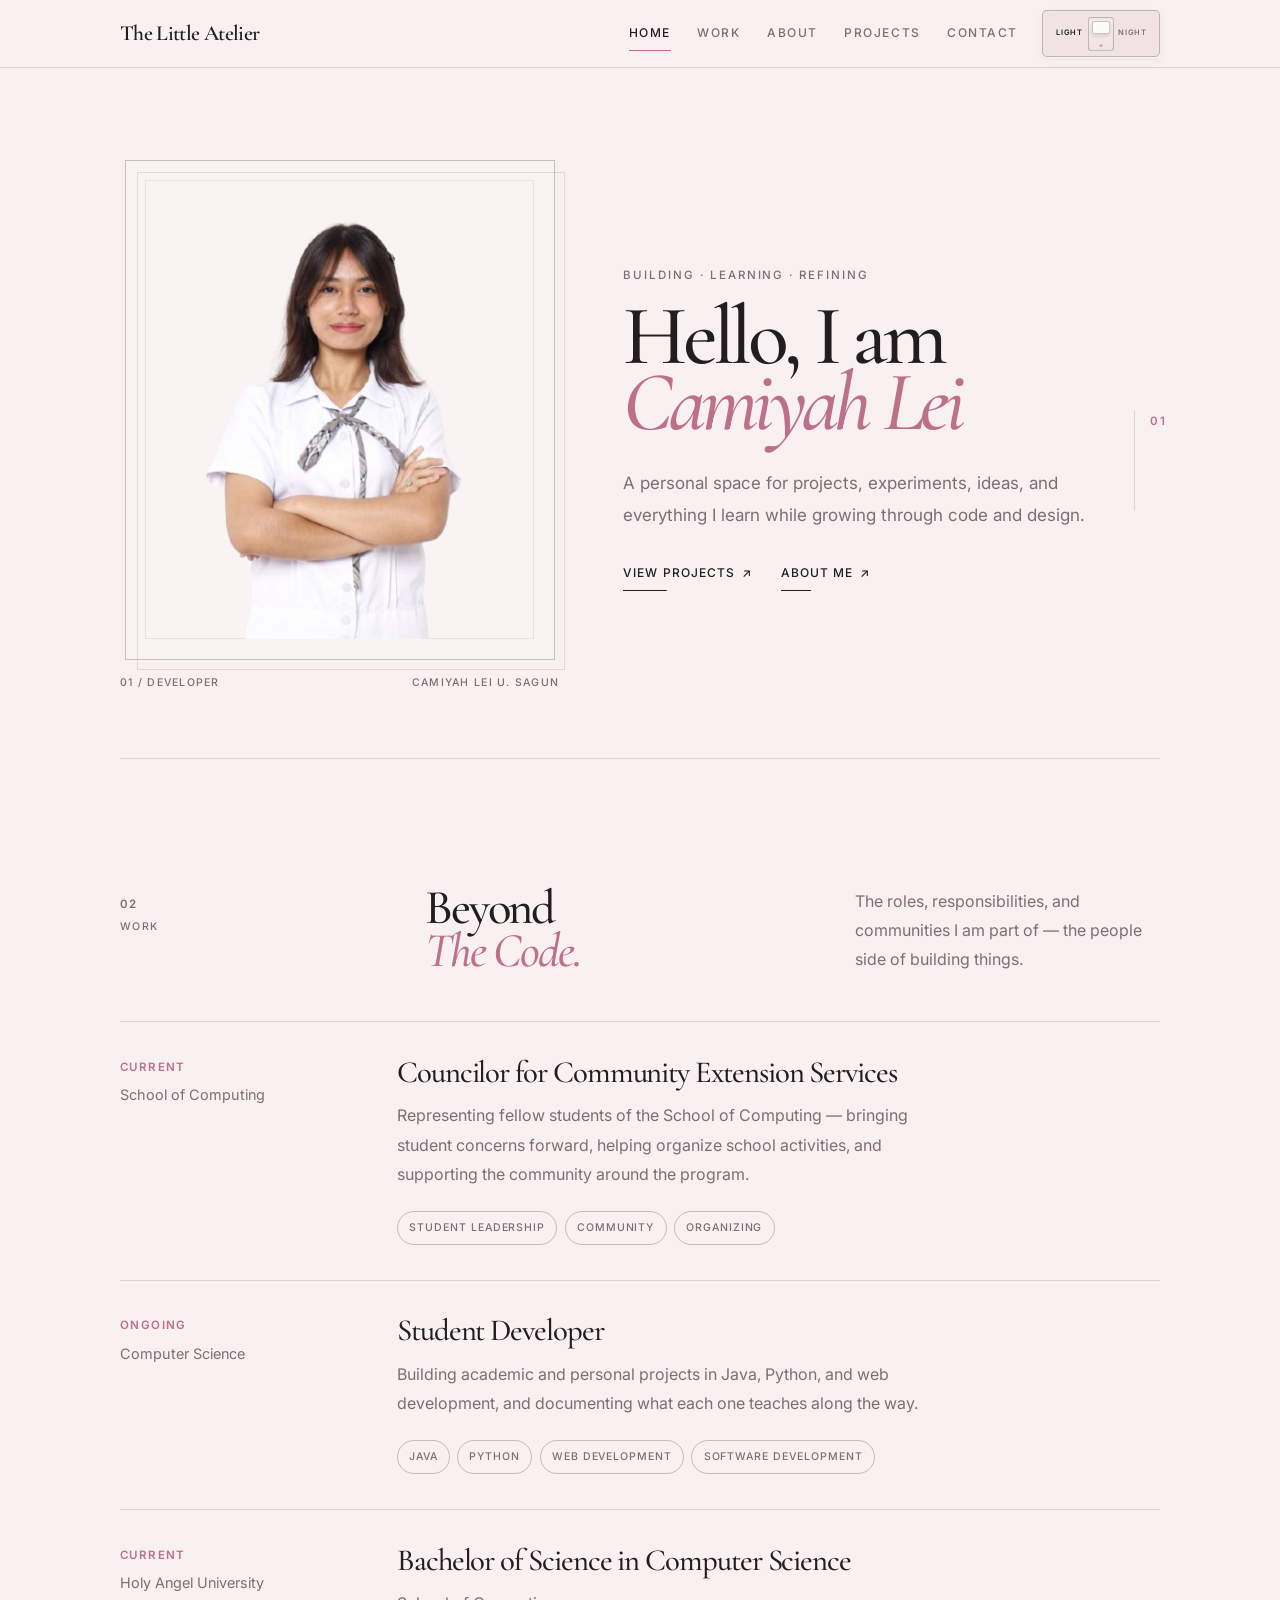
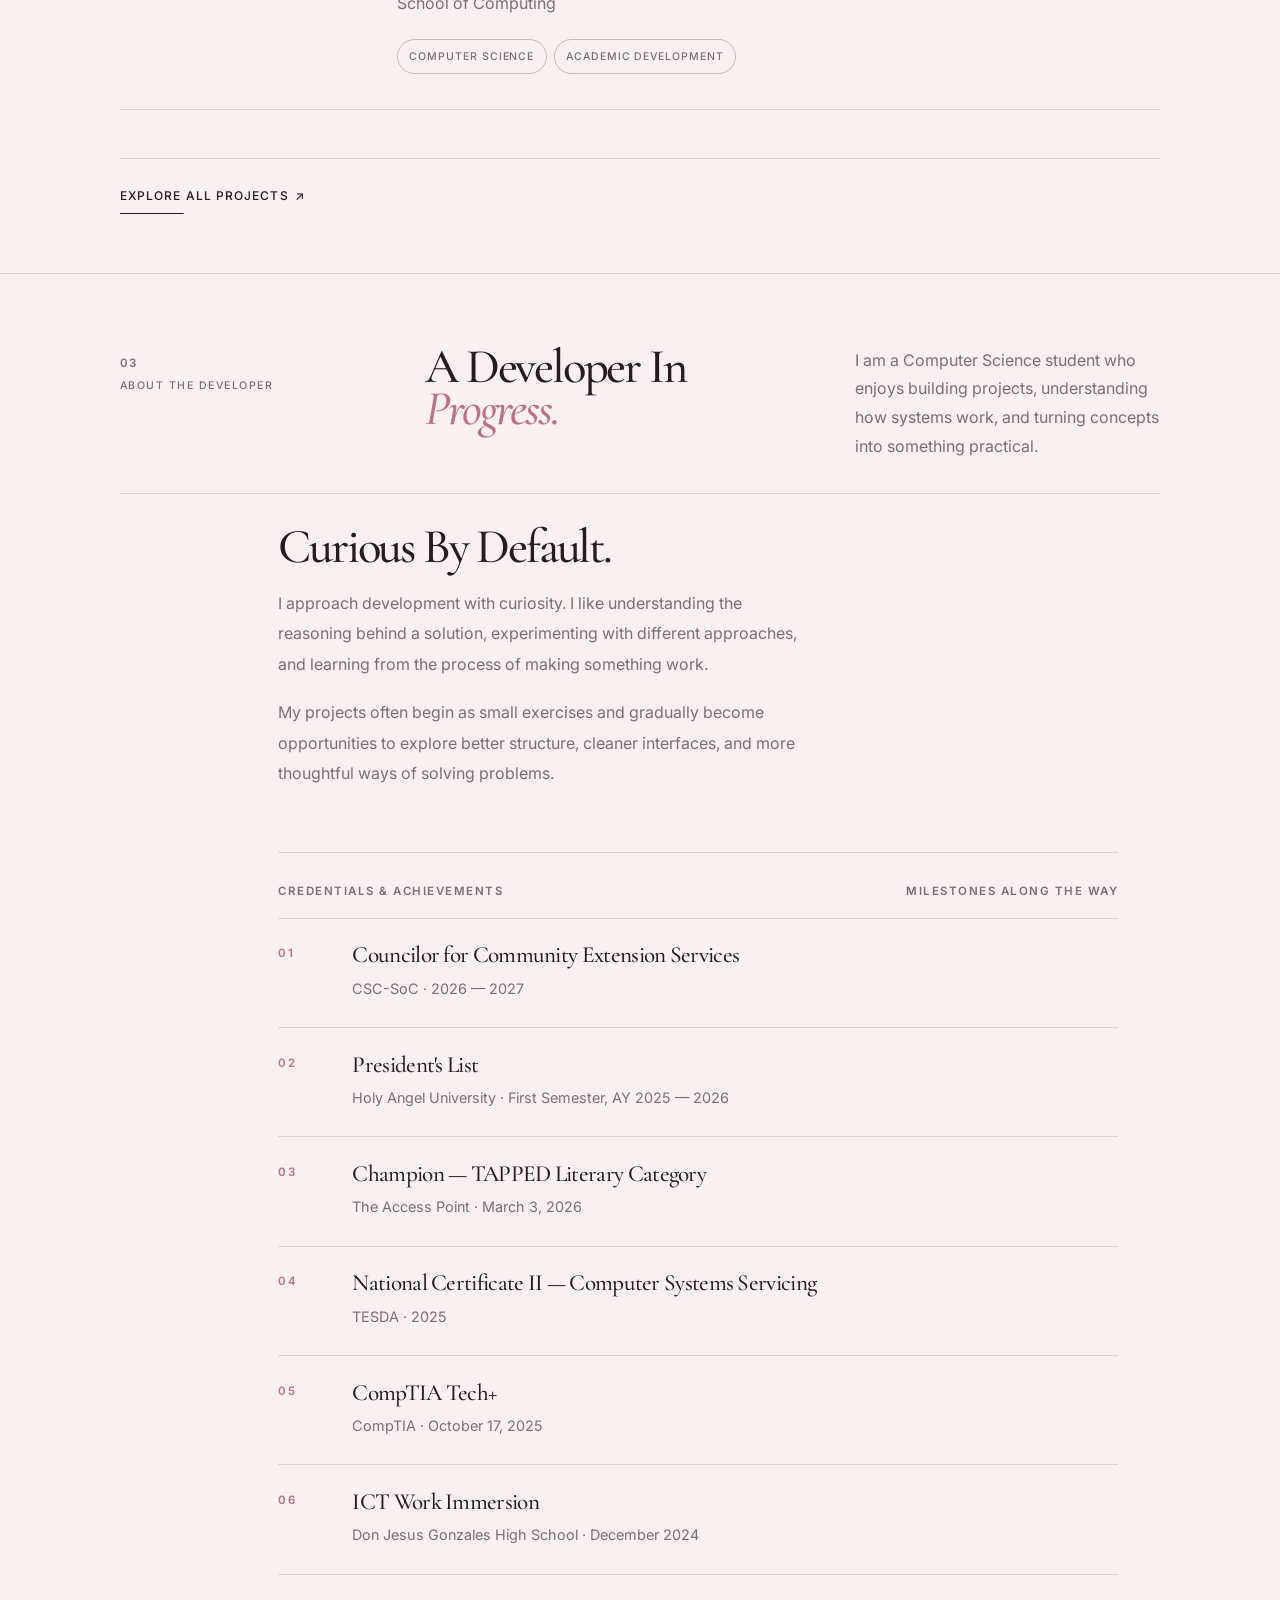
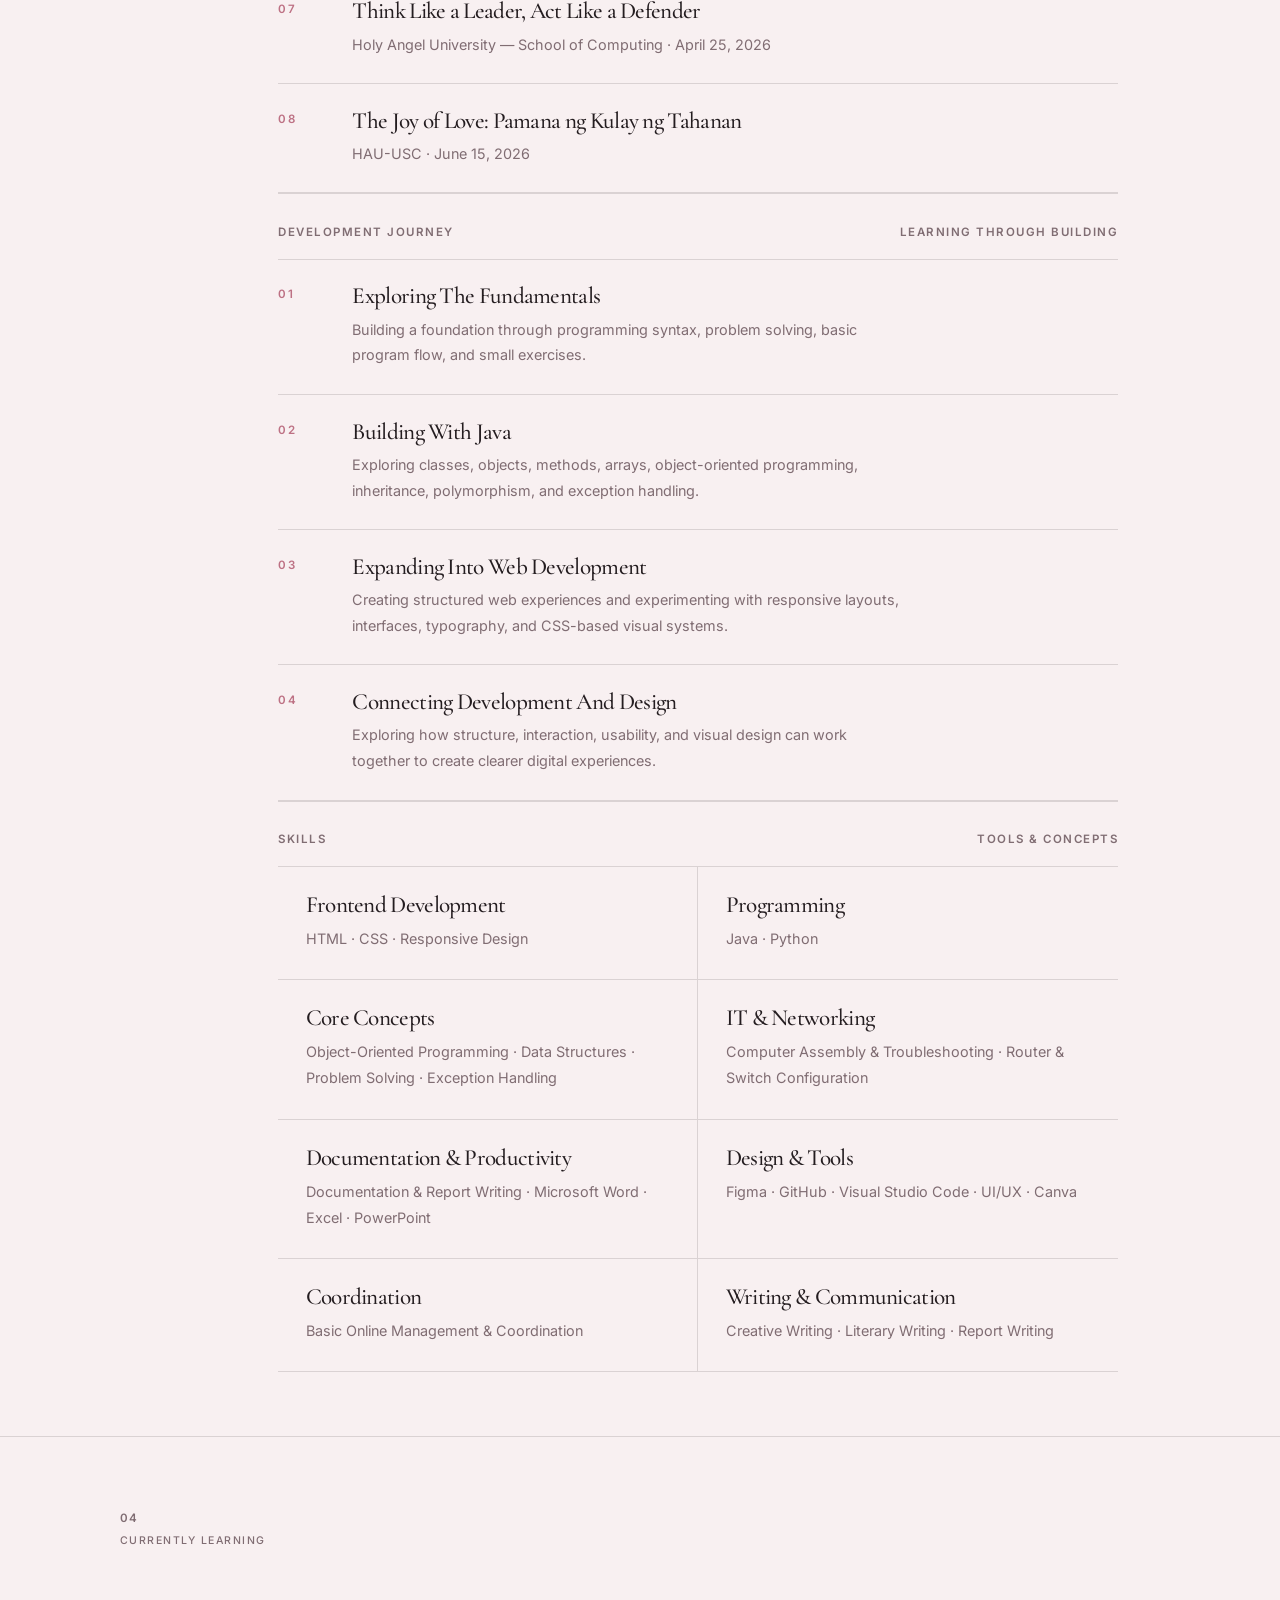
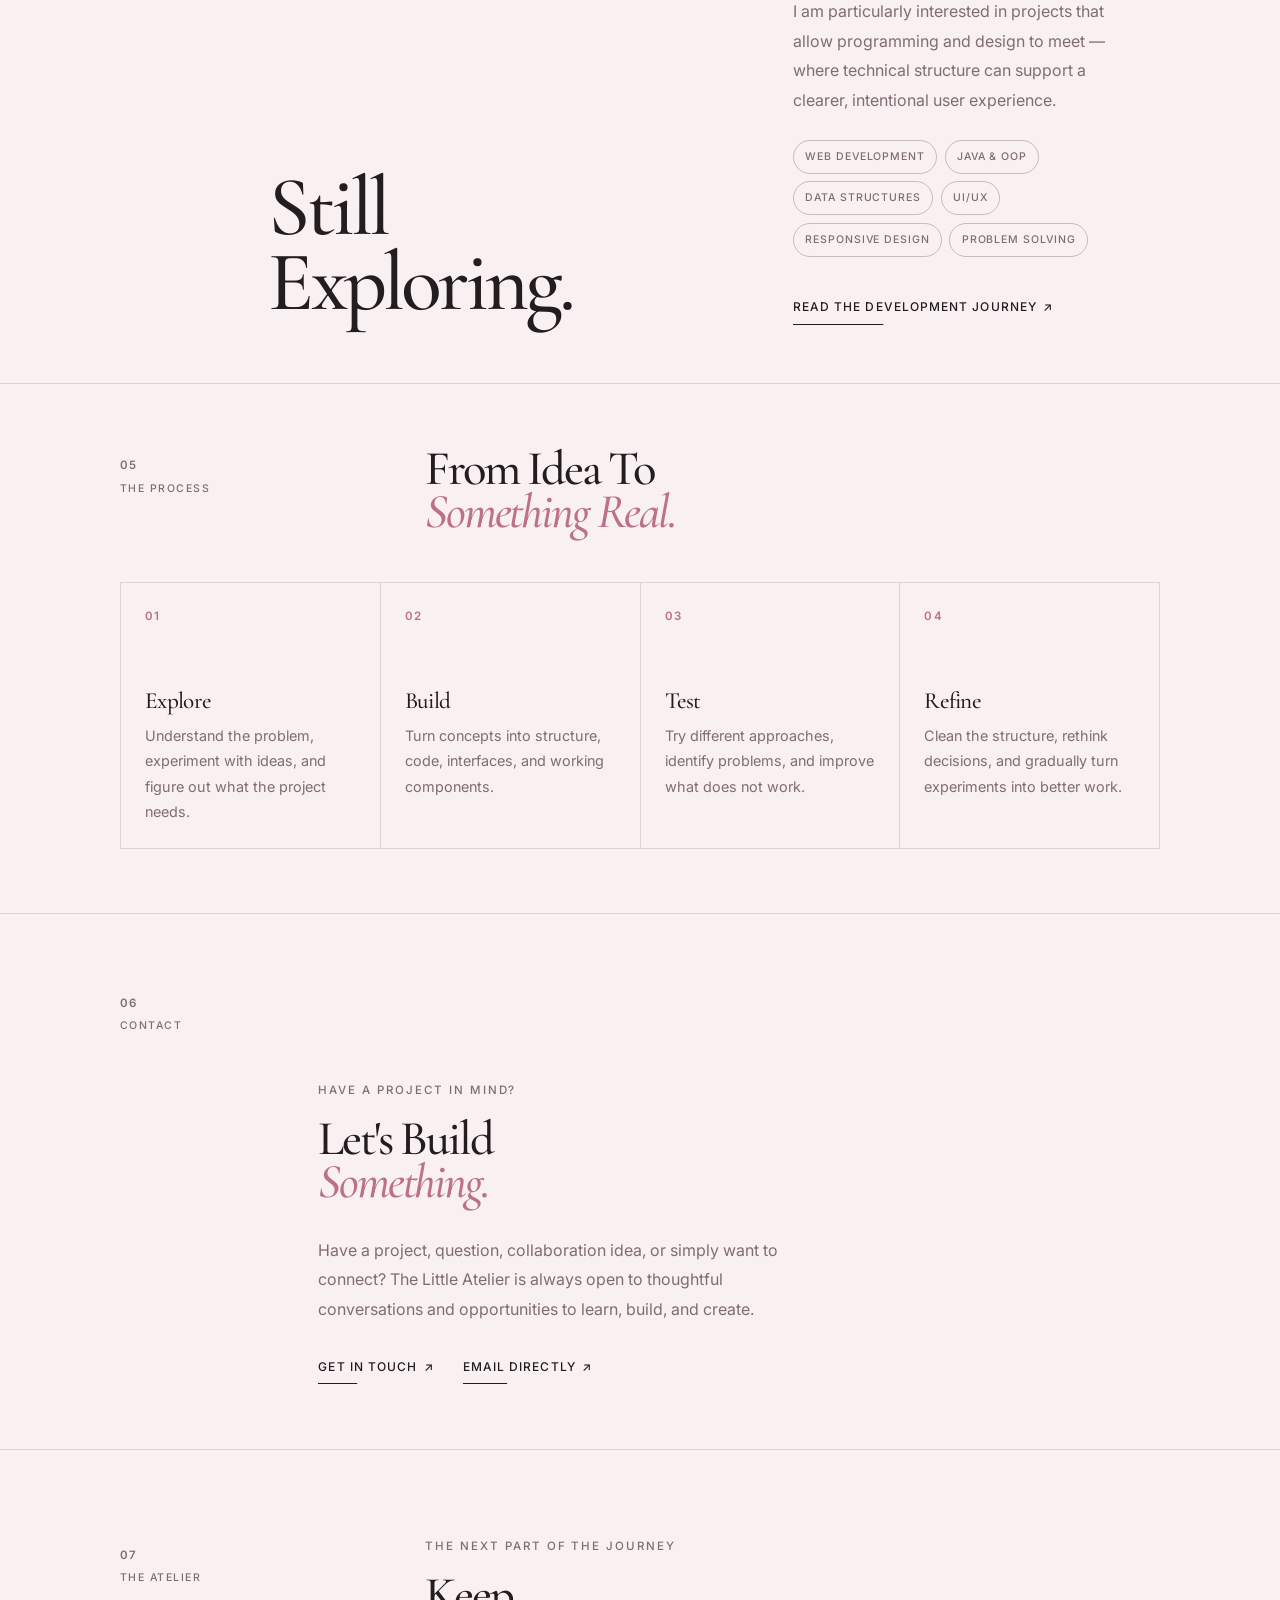
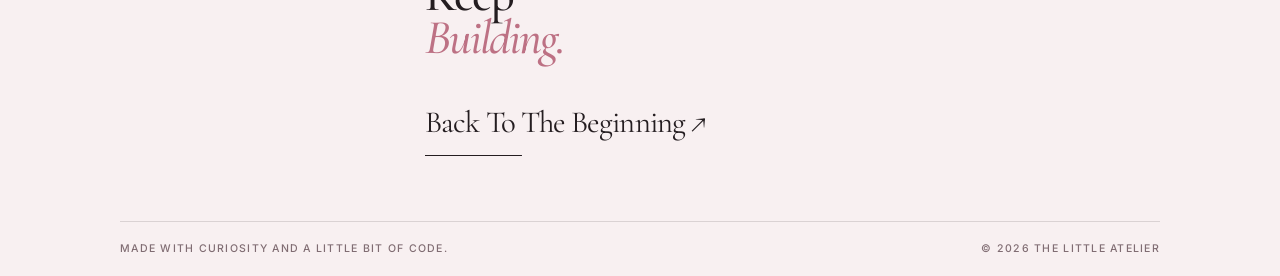
<file: index.html>
<!DOCTYPE html>
<html lang="en">
<head>
    <meta charset="UTF-8">
    <meta name="viewport" content="width=device-width, initial-scale=1.0">
    <meta name="description" content="The Little Atelier — a personal developer portfolio documenting projects, experiments, learning, and creative exploration.">
    <meta name="theme-color" content="#f8f0f1">
    <title>The Little Atelier — Developer Portfolio</title>

    <!-- Google Fonts -->
    <link rel="preconnect" href="https://fonts.googleapis.com">
    <link rel="preconnect" href="https://fonts.gstatic.com" crossorigin>
    <link href="https://fonts.googleapis.com/css2?family=Cormorant+Garamond:wght@400;500;600;700&family=Inter:wght@400;500;600&display=swap" rel="stylesheet">

    <!-- Stylesheets -->
    <link rel="stylesheet" href="css/style.css">
    <link rel="stylesheet" href="css/components.css">
    <link rel="stylesheet" href="css/responsive.css">
    <link rel="icon" href="images/favicon.png" type="image/png">
</head>

<body data-theme="light" class="theme-preload">
    <!-- Theme Preload -->
    <script>
        (() => {
            try {
                const savedTheme = localStorage.getItem("little-atelier-theme");
                if (savedTheme === "dark" || savedTheme === "light") {
                    document.body.setAttribute("data-theme", savedTheme);
                }
            } catch (error) {}
        })();
    </script>

    <!-- Scroll Progress -->
    <div class="scroll-progress" aria-hidden="true">
        <span class="scroll-progress-fill"></span>
    </div>

    <!-- Header -->
    <header class="site-header">
        <div class="site-header-inner">
            <!-- Logo -->
            <a href="#home" class="site-logo" aria-label="The Little Atelier — Home">The Little Atelier</a>

            <!-- Navigation -->
            <nav class="site-nav" id="site-nav" aria-label="Main Navigation">
                <a href="index.html#home" class="nav-link">Home</a>
                <a href="index.html#work" class="nav-link">Work</a>
                <a href="index.html#about" class="nav-link">About</a>
                <a href="projects.html" class="nav-link">Projects</a>
                <a href="contact.html" class="nav-link">Contact</a>
            </nav>

            <!-- Light Switch -->
            <button type="button" class="light-switch" id="theme-toggle" aria-label="Switch to dark mode" aria-pressed="false">
                <span class="light-switch-label">Light</span>
                <span class="light-switch-track"><span class="light-switch-knob"></span></span>
                <span class="light-switch-label">Night</span>
            </button>

            <!-- Mobile Menu -->
            <button type="button" class="mobile-menu-toggle" id="mobile-menu-toggle" aria-label="Open navigation" aria-expanded="false" aria-controls="site-nav">
                <span></span>
                <span></span>
            </button>
        </div>
    </header>

    <!-- Main Content -->
    <main id="main-content">

        <!-- Home Section -->
        <section class="hero-section" id="home" data-scroll-section data-scroll-note="Building through practice.">
            <div class="section-inner hero-inner">
                
                <!-- Portrait -->
                <div class="hero-portrait-column">
                    <figure class="portrait-frame">
                        <div class="portrait-border">
                            <img src="images/profile/profile.png" alt="Portrait of Camiyah Lei Sagun" class="profile-image" id="profile-image">
                            <div class="portrait-placeholder" aria-hidden="true">
                                <span>The Little Atelier</span>
                            </div>
                        </div>
                    </figure>
                    <div class="portrait-meta">
                        <span>01 / Developer</span>
                        <span>CAMIYAH LEI U. SAGUN</span>
                    </div>
                </div>

                <!-- Introduction -->
                <div class="hero-content">
                    <p class="eyebrow">Building · Learning · Refining</p>
                    <h1 class="hero-title">Hello, I am <em>Camiyah Lei</em></h1>
                    <p class="hero-description">A personal space for projects, experiments, ideas, and everything I learn while growing through code and design.</p>
                    
                    <div class="hero-actions">
                        <a href="projects.html" class="text-link">View Projects <span aria-hidden="true">↗</span></a>
                        <a href="#about" class="text-link">About Me <span aria-hidden="true">↗</span></a>
                    </div>
                </div>
            </div>
            <div class="section-footer"></div>
        </section>

        <!-- Atelier Scroll Thread -->
        <aside class="atelier-thread" aria-label="Portfolio Progress">
            <div class="atelier-thread-line">
                <span class="atelier-thread-progress" id="atelier-thread-progress"></span>
            </div>
            <div class="atelier-thread-content">
                <span class="atelier-thread-number" id="atelier-thread-number">01</span>
                <span class="atelier-thread-note" id="atelier-thread-note">Building Through Practice.</span>
            </div>
        </aside>

        <!-- Work Section -->
        <section class="content-section work-section" id="work" data-scroll-section data-scroll-note="The people and roles behind the code.">
            <div class="section-inner">
                <div class="section-heading">
                    <div class="section-marker">
                        <span>02</span>
                        <small>Work</small>
                    </div>
                    <div class="section-heading-main">
                        <h2>Beyond <br><em>The Code.</em></h2>
                        <p>The roles, responsibilities, and communities I am part of — the people side of building things.</p>
                    </div>
                </div>

                <div class="work-list">
                    <!-- Role 01 -->
                    <article class="work-item">
                        <div class="work-meta">
                            <span class="work-period">Current</span>
                            <span class="work-place">School of Computing</span>
                        </div>
                        <div class="work-body">
                            <h3>Councilor for Community Extension Services</h3>
                            <p>Representing fellow students of the School of Computing — bringing student concerns forward, helping organize school activities, and supporting the community around the program.</p>
                            <div class="interest-tags">
                                <span>Student Leadership</span>
                                <span>Community</span>
                                <span>Organizing</span>
                            </div>
                        </div>
                    </article>

                    <!-- Role 02 -->
                    <article class="work-item">
                        <div class="work-meta">
                            <span class="work-period">Ongoing</span>
                            <span class="work-place">Computer Science</span>
                        </div>
                        <div class="work-body">
                            <h3>Student Developer</h3>
                            <p>Building academic and personal projects in Java, Python, and web development, and documenting what each one teaches along the way.</p>
                            <div class="interest-tags">
                                <span>Java</span>
                                <span>Python</span>
                                <span>Web Development</span>
                                <span>Software Development</span>
                            </div>
                        </div>
                    </article>

                    <!-- Education Entry -->
                    <article class="work-item">
                        <div class="work-meta">
                            <span class="work-period">Current</span>
                            <span class="work-place">Holy Angel University</span>
                        </div>
                        <div class="work-body">
                            <h3>Bachelor of Science in Computer Science</h3>
                            <p>School of Computing</p>
                            <div class="interest-tags">
                                <span>Computer Science</span>
                                <span>Academic Development</span>
                            </div>
                        </div>
                    </article>
                </div>

                <div class="section-link-row">
                    <a href="projects.html" class="text-link">Explore All Projects <span aria-hidden="true">↗</span></a>
                </div>
            </div>
        </section>

        <!-- About Section -->
        <section class="content-section about-section" id="about" data-scroll-section data-scroll-note="Learning through curiosity.">
            <div class="section-inner">
                <div class="section-heading">
                    <div class="section-marker">
                        <span>03</span>
                        <small>About The Developer</small>
                    </div>
                    <div class="section-heading-main">
                        <h2>A Developer In <em>Progress.</em></h2>
                        <p>I am a Computer Science student who enjoys building projects, understanding how systems work, and turning concepts into something practical.</p>
                    </div>
                </div>

                <!-- About Content -->
                <div class="about-content">
                    <div class="about-introduction">
                        <p class="about-lead">Curious By Default.</p>
                        <p>I approach development with curiosity. I like understanding the reasoning behind a solution, experimenting with different approaches, and learning from the process of making something work.</p>
                        <p>My projects often begin as small exercises and gradually become opportunities to explore better structure, cleaner interfaces, and more thoughtful ways of solving problems.</p>
                    </div>

                    <!-- Credentials & Achievements -->
                    <div class="journey-section">
                        <div class="journey-header">
                            <span>Credentials & Achievements</span>
                            <span>Milestones Along The Way</span>
                        </div>
                        <div class="journey-list">
                            <article class="journey-item">
                                <span class="journey-number">01</span>
                                <div>
                                    <h3>Councilor for Community Extension Services</h3>
                                    <p>CSC-SoC · 2026 — 2027</p>
                                </div>
                            </article>
                            <article class="journey-item">
                                <span class="journey-number">02</span>
                                <div>
                                    <h3>President's List</h3>
                                    <p>Holy Angel University · First Semester, AY 2025 — 2026</p>
                                </div>
                            </article>
                            <article class="journey-item">
                                <span class="journey-number">03</span>
                                <div>
                                    <h3>Champion — TAPPED Literary Category</h3>
                                    <p>The Access Point · March 3, 2026</p>
                                </div>
                            </article>
                            <article class="journey-item">
                                <span class="journey-number">04</span>
                                <div>
                                    <h3>National Certificate II — Computer Systems Servicing</h3>
                                    <p>TESDA · 2025</p>
                                </div>
                            </article>
                            <article class="journey-item">
                                <span class="journey-number">05</span>
                                <div>
                                    <h3>CompTIA Tech+</h3>
                                    <p>CompTIA · October 17, 2025</p>
                                </div>
                            </article>
                            <article class="journey-item">
                                <span class="journey-number">06</span>
                                <div>
                                    <h3>ICT Work Immersion</h3>
                                    <p>Don Jesus Gonzales High School · December 2024</p>
                                </div>
                            </article>
                            <article class="journey-item">
                                <span class="journey-number">07</span>
                                <div>
                                    <h3>Think Like a Leader, Act Like a Defender</h3>
                                    <p>Holy Angel University — School of Computing · April 25, 2026</p>
                                </div>
                            </article>
                            <article class="journey-item">
                                <span class="journey-number">08</span>
                                <div>
                                    <h3>The Joy of Love: Pamana ng Kulay ng Tahanan</h3>
                                    <p>HAU-USC · June 15, 2026</p>
                                </div>
                            </article>
                        </div>
                    </div>

                    <!-- Development Journey -->
                    <div class="journey-section">
                        <div class="journey-header">
                            <span>Development Journey</span>
                            <span>Learning Through Building</span>
                        </div>
                        <div class="journey-list">
                            <article class="journey-item">
                                <span class="journey-number">01</span>
                                <div>
                                    <h3>Exploring The Fundamentals</h3>
                                    <p>Building a foundation through programming syntax, problem solving, basic program flow, and small exercises.</p>
                                </div>
                            </article>
                            <article class="journey-item">
                                <span class="journey-number">02</span>
                                <div>
                                    <h3>Building With Java</h3>
                                    <p>Exploring classes, objects, methods, arrays, object-oriented programming, inheritance, polymorphism, and exception handling.</p>
                                </div>
                            </article>
                            <article class="journey-item">
                                <span class="journey-number">03</span>
                                <div>
                                    <h3>Expanding Into Web Development</h3>
                                    <p>Creating structured web experiences and experimenting with responsive layouts, interfaces, typography, and CSS-based visual systems.</p>
                                </div>
                            </article>
                            <article class="journey-item">
                                <span class="journey-number">04</span>
                                <div>
                                    <h3>Connecting Development And Design</h3>
                                    <p>Exploring how structure, interaction, usability, and visual design can work together to create clearer digital experiences.</p>
                                </div>
                            </article>
                        </div>
                    </div>

                    <!-- Skills -->
                    <div class="skills-section">
                        <div class="skills-header">
                            <span>Skills</span>
                            <span>Tools & Concepts</span>
                        </div>
                        <div class="skills-grid">
                            <div class="skill-group">
                                <h3>Frontend Development</h3>
                                <p>HTML · CSS · Responsive Design</p>
                            </div>
                            <div class="skill-group">
                                <h3>Programming</h3>
                                <p>Java · Python</p>
                            </div>
                            <div class="skill-group">
                                <h3>Core Concepts</h3>
                                <p>Object-Oriented Programming · Data Structures · Problem Solving · Exception Handling</p>
                            </div>
                            <div class="skill-group">
                                <h3>IT & Networking</h3>
                                <p>Computer Assembly & Troubleshooting · Router & Switch Configuration</p>
                            </div>
                            <div class="skill-group">
                                <h3>Documentation & Productivity</h3>
                                <p>Documentation & Report Writing · Microsoft Word · Excel · PowerPoint</p>
                            </div>
                            <div class="skill-group">
                                <h3>Design & Tools</h3>
                                <p>Figma · GitHub · Visual Studio Code · UI/UX · Canva</p>
                            </div>
                            <div class="skill-group">
                                <h3>Coordination</h3>
                                <p>Basic Online Management & Coordination</p>
                            </div>
                            <div class="skill-group">
                                <h3>Writing & Communication</h3>
                                <p>Creative Writing · Literary Writing · Report Writing</p>
                            </div>
                        </div>
                    </div>
                </div>
            </div>
        </section>

        <!-- Currently Learning Section -->
        <section class="content-section learning-section" id="learning" data-scroll-section data-scroll-note="Experimenting, testing, refining.">
            <div class="section-inner">
                <div class="section-heading">
                    <div class="section-marker">
                        <span>04</span>
                        <small>Currently Learning</small>
                    </div>
                </div>
                <div class="learning-content">
                    <h2>Still <br>Exploring.</h2>
                    <div class="learning-text">
                        <p>I am particularly interested in projects that allow programming and design to meet — where technical structure can support a clearer, intentional user experience.</p>
                        <div class="interest-tags">
                            <span>Web Development</span>
                            <span>Java & OOP</span>
                            <span>Data Structures</span>
                            <span>UI/UX</span>
                            <span>Responsive Design</span>
                            <span>Problem Solving</span>
                        </div>
                        <a href="#about" class="text-link">Read The Development Journey <span aria-hidden="true">↗</span></a>
                    </div>
                </div>
            </div>
        </section>

        <!-- Process Section -->
        <section class="content-section process-section" id="process" data-scroll-section data-scroll-note="Turning small ideas into working systems.">
            <div class="section-inner">
                <div class="section-heading">
                    <div class="section-marker">
                        <span>05</span>
                        <small>The Process</small>
                    </div>
                    <div class="section-heading-main">
                        <h2>From Idea To <em>Something Real.</em></h2>
                    </div>
                </div>
                <div class="process-grid">
                    <article class="process-card">
                        <span>01</span>
                        <h3>Explore</h3>
                        <p>Understand the problem, experiment with ideas, and figure out what the project needs.</p>
                    </article>
                    <article class="process-card">
                        <span>02</span>
                        <h3>Build</h3>
                        <p>Turn concepts into structure, code, interfaces, and working components.</p>
                    </article>
                    <article class="process-card">
                        <span>03</span>
                        <h3>Test</h3>
                        <p>Try different approaches, identify problems, and improve what does not work.</p>
                    </article>
                    <article class="process-card">
                        <span>04</span>
                        <h3>Refine</h3>
                        <p>Clean the structure, rethink decisions, and gradually turn experiments into better work.</p>
                    </article>
                </div>
            </div>
        </section>

        <!-- Contact Preview Section -->
        <section class="content-section contact-preview-section" id="contact" data-scroll-section data-scroll-note="Continuing the conversation.">
            <div class="section-inner">
                <div class="section-heading">
                    <div class="section-marker">
                        <span>06</span>
                        <small>Contact</small>
                    </div>
                </div>
                <div class="contact-preview-content">
                    <p class="eyebrow">Have A Project In Mind?</p>
                    <h2>Let's Build <br><em>Something.</em></h2>
                    <p>Have a project, question, collaboration idea, or simply want to connect? The Little Atelier is always open to thoughtful conversations and opportunities to learn, build, and create.</p>
                    <div class="hero-actions">
                        <a href="contact.html" class="text-link">Get In Touch <span aria-hidden="true">↗</span></a>
                        <a href="mailto:cmyh.io@gmail.com" class="text-link">Email Directly <span aria-hidden="true">↗</span></a>
                    </div>
                </div>
            </div>
        </section>

        <!-- Final CTA Section -->
        <section class="closing-section" data-scroll-section data-scroll-note="Keep building.">
            <div class="section-inner closing-inner">
                <div class="section-marker">
                    <span>07</span>
                    <small>The Atelier</small>
                </div>
                <div class="closing-content">
                    <p class="eyebrow">The Next Part Of The Journey</p>
                    <h2>Keep <br><em>Building.</em></h2>
                    <a href="#home" class="large-text-link">Back To The Beginning <span aria-hidden="true">↗</span></a>
                </div>
            </div>
        </section>

    </main>

    <!-- Footer -->
    <footer class="site-footer">
        <span>Made With Curiosity And A Little Bit Of Code.</span>
        <span>© 2026 The Little Atelier</span>
    </footer>

    <!-- JavaScript -->
    <script src="js/main.js"></script>

</body>
</html>
</file>
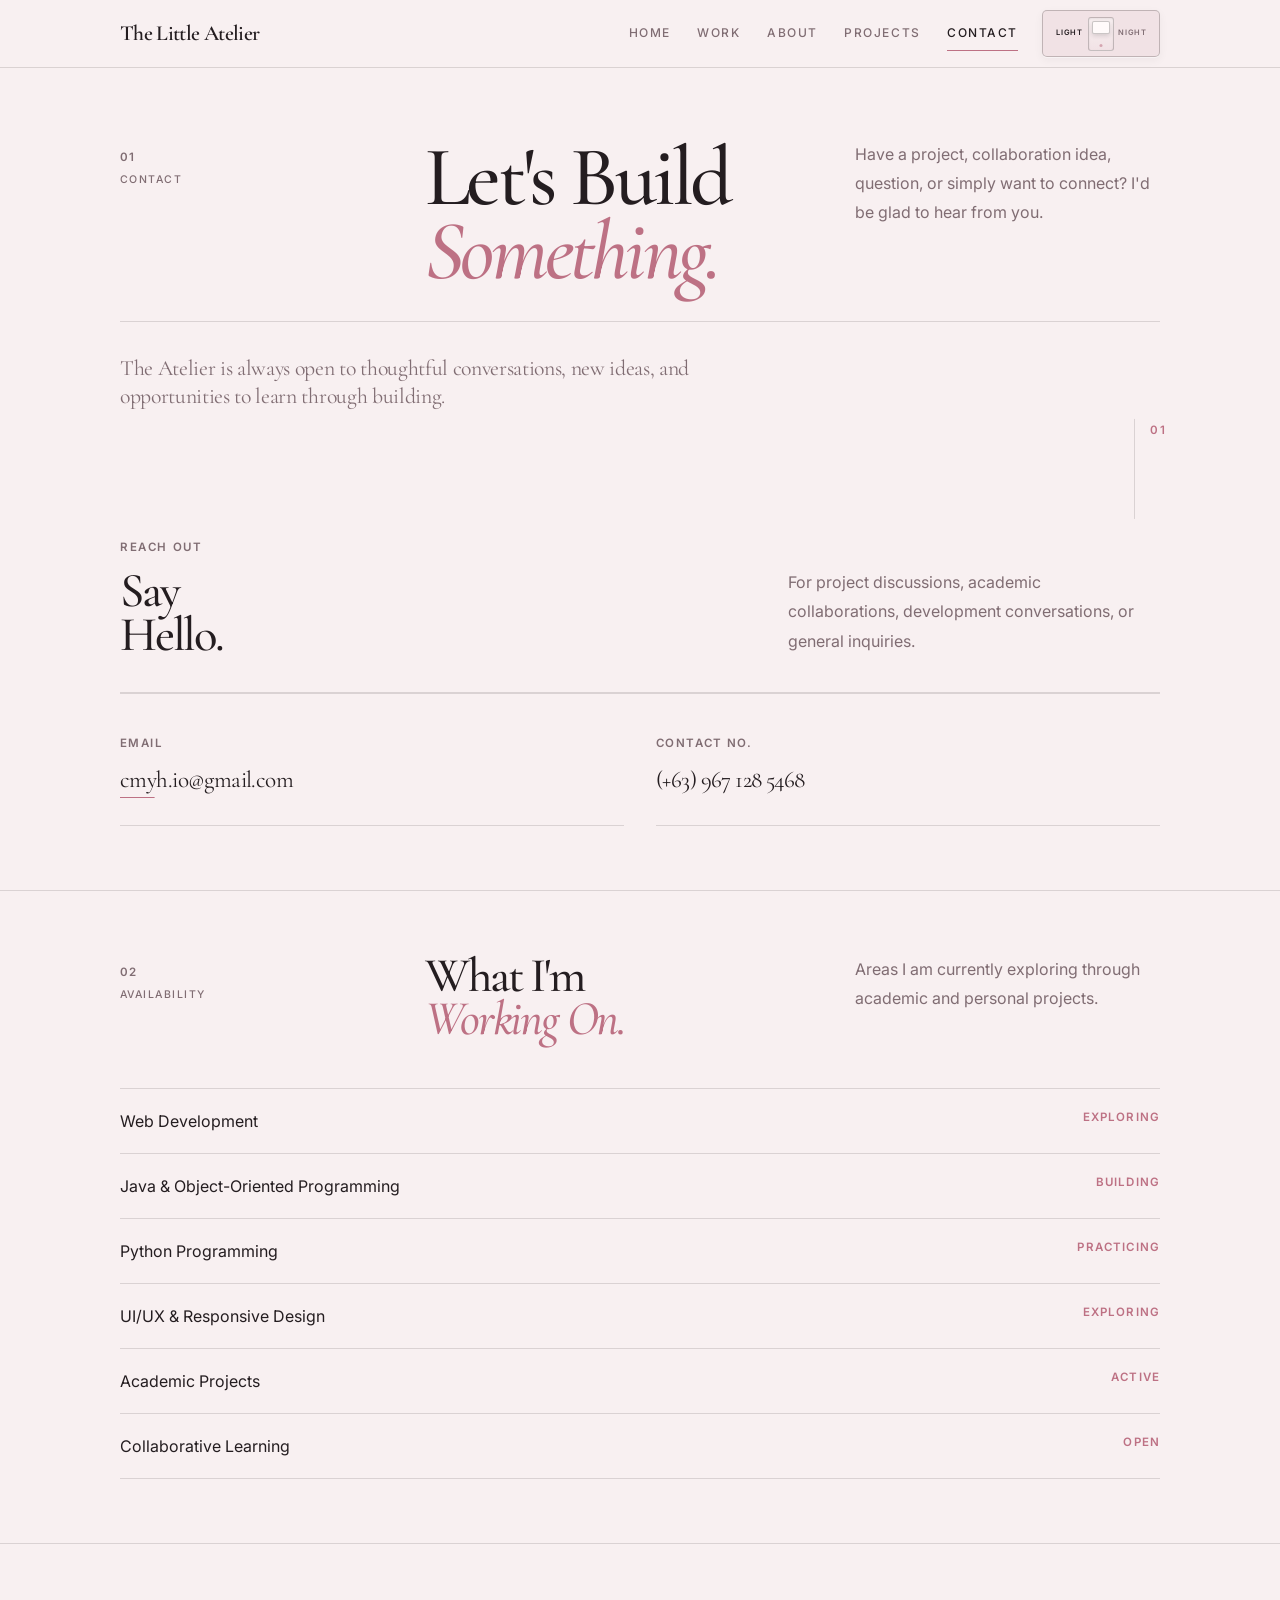
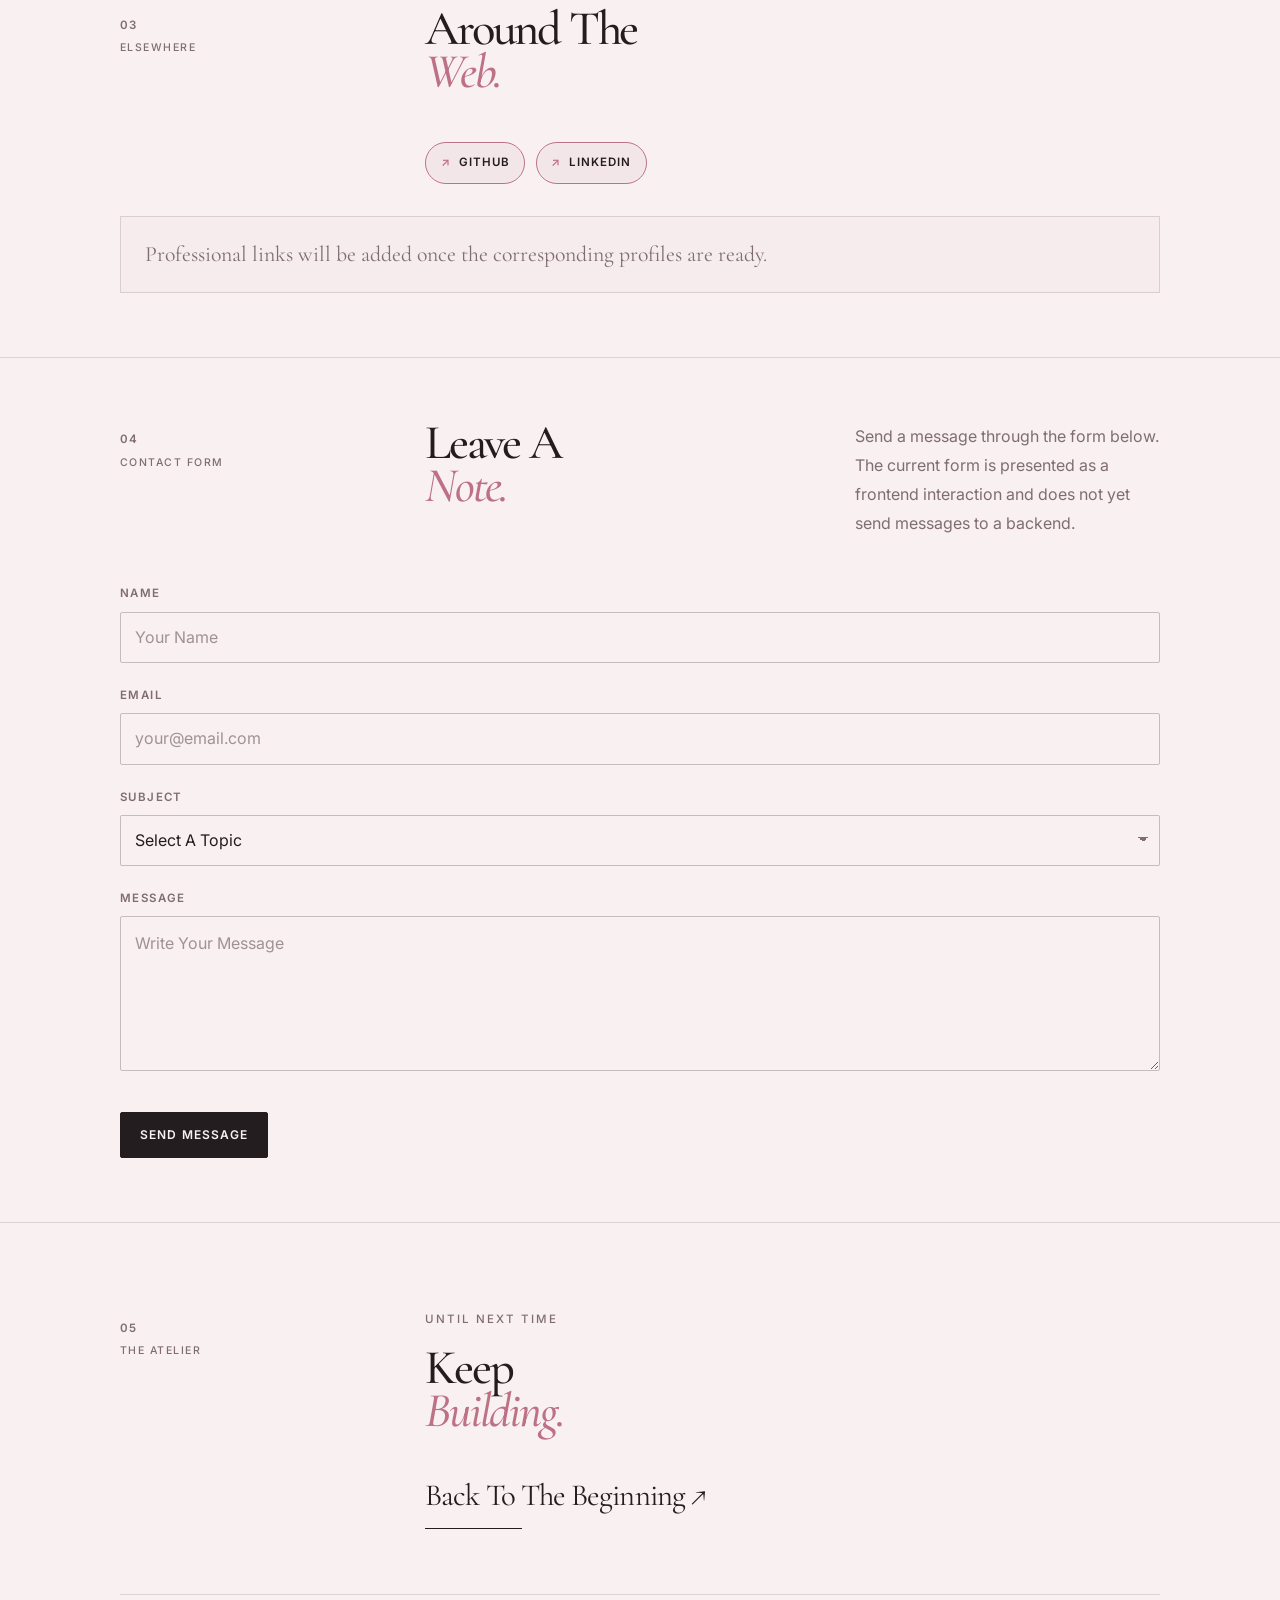
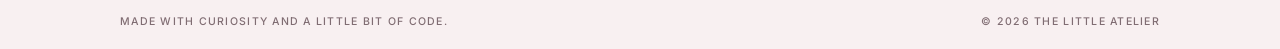
<file: contact.html>
<!DOCTYPE html>
<html lang="en">
<head>
    <meta charset="UTF-8">
    <meta name="viewport" content="width=device-width, initial-scale=1.0">
    <meta name="description" content="Contact The Little Atelier — connect with Camiyah Lei Sagun about projects, collaboration, and development.">
    <meta name="theme-color" content="#f8f0f1">
    <title>Contact — The Little Atelier</title>

    <style>
        html.fonts-lock { background: #f8f0f1; }
        html.fonts-lock[data-theme="dark"] { background: #171314; }
        html.fonts-lock body { visibility: hidden; }
        html.fonts-lock *, html.fonts-lock *::before, html.fonts-lock *::after { animation: none !important; transition: none !important; }
    </style>

    <script>
        (() => {
            const root = document.documentElement;
            root.classList.add("fonts-lock");
            try {
                const savedTheme = localStorage.getItem("little-atelier-theme");
                root.setAttribute("data-theme", savedTheme === "dark" ? "dark" : "light");
            } catch (error) {
                root.setAttribute("data-theme", "light");
            }
            const revealPage = () => { root.classList.remove("fonts-lock"); };
            const fontRequests = ['400 1rem "Inter"', '500 1rem "Inter"', '600 1rem "Inter"', '400 1rem "Cormorant Garamond"', '500 1rem "Cormorant Garamond"', '600 1rem "Cormorant Garamond"', '700 1rem "Cormorant Garamond"'];
            const fontPromise = "fonts" in document ? Promise.all(fontRequests.map((font) => document.fonts.load(font))) : Promise.resolve();
            const timeoutPromise = new Promise((resolve) => { window.setTimeout(resolve, 3000); });
            Promise.race([fontPromise, timeoutPromise]).catch(() => {}).finally(revealPage);
        })();
    </script>

    <!-- Google Fonts & Stylesheets -->
    <link rel="preconnect" href="https://fonts.googleapis.com">
    <link rel="preconnect" href="https://fonts.gstatic.com" crossorigin>
    <link href="https://fonts.googleapis.com/css2?family=Cormorant+Garamond:wght@400;500;600;700&family=Inter:wght@400;500;600&display=swap" rel="stylesheet">
    <link rel="stylesheet" href="css/style.css">
    <link rel="stylesheet" href="css/components.css">
    <link rel="stylesheet" href="css/responsive.css">
    <link rel="icon" href="images/favicon.png" type="image/png">
</head>

<body data-theme="light" class="theme-preload page-contact">
    <!-- Theme Preload -->
    <script>
        (() => {
            try {
                const savedTheme = localStorage.getItem("little-atelier-theme");
                if (savedTheme === "dark" || savedTheme === "light") {
                    document.body.setAttribute("data-theme", savedTheme);
                }
            } catch (error) {}
        })();
    </script>

    <!-- Scroll Progress -->
    <div class="scroll-progress" aria-hidden="true">
        <span class="scroll-progress-fill"></span>
    </div>

    <!-- Header -->
    <header class="site-header">
        <div class="site-header-inner">
            <a href="index.html#home" class="site-logo" aria-label="The Little Atelier — Home">The Little Atelier</a>
            <nav class="site-nav" id="site-nav" aria-label="Main Navigation">
                <a href="index.html#home" class="nav-link">Home</a>
                <a href="index.html#work" class="nav-link">Work</a>
                <a href="index.html#about" class="nav-link">About</a>
                <a href="projects.html" class="nav-link">Projects</a>
                <a href="contact.html" class="nav-link is-active">Contact</a>
            </nav>
            <button type="button" class="light-switch" id="theme-toggle" aria-label="Switch to dark mode" aria-pressed="false">
                <span class="light-switch-label">Light</span>
                <span class="light-switch-track"><span class="light-switch-knob"></span></span>
                <span class="light-switch-label">Night</span>
            </button>
            <button type="button" class="mobile-menu-toggle" id="mobile-menu-toggle" aria-label="Open navigation" aria-expanded="false" aria-controls="site-nav">
                <span></span>
                <span></span>
            </button>
        </div>
    </header>

    <!-- Main -->
    <main>
        <!-- Contact Hero -->
        <section class="content-section page-hero contact-page-hero" data-scroll-section data-scroll-note="Continuing The Conversation.">
            <div class="section-inner">
                <div class="section-heading">
                    <div class="section-marker"><span>01</span><small>Contact</small></div>
                    <div class="section-heading-main">
                        <h1 class="archive-title">Let's Build <em>Something.</em></h1>
                        <p>Have a project, collaboration idea, question, or simply want to connect? I'd be glad to hear from you.</p>
                    </div>
                </div>
                <div class="project-archive-intro">
                    <p>The Atelier is always open to thoughtful conversations, new ideas, and opportunities to learn through building.</p>
                </div>
            </div>
        </section>

        <!-- Atelier Thread -->
        <aside class="atelier-thread" aria-label="Contact Page Progress">
            <div class="atelier-thread-line"><span class="atelier-thread-progress" id="atelier-thread-progress"></span></div>
            <div class="atelier-thread-content">
                <span class="atelier-thread-number" id="atelier-thread-number">01</span>
                <span class="atelier-thread-note" id="atelier-thread-note">Continuing The Conversation.</span>
            </div>
        </aside>

        <!-- Contact Information -->
        <section class="content-section" data-scroll-section data-scroll-note="A Few Ways To Reach Me.">
            <div class="section-inner">
                <div class="archive-header">
                    <div><span class="archive-label">Reach Out</span><h2>Say <br>Hello.</h2></div>
                    <p>For project discussions, academic collaborations, development conversations, or general inquiries.</p>
                </div>
                <div class="contact-information">
                    <!-- Email -->
                    <div class="contact-item">
                        <span class="contact-item-label">Email</span>
                        <div class="contact-item-value"><a href="mailto:cmyh.io@gmail.com">cmyh.io@gmail.com</a></div>
                    </div>
                    <!-- Contact No. -->
                    <div class="contact-item">
                        <span class="contact-item-label">Contact No.</span>
                        <div class="contact-item-value">(+63) 967 128 5468</div>
                    </div>
                </div>
            </div>
        </section>

        <!-- Availability -->
        <section class="content-section" data-scroll-section data-scroll-note="Where My Interests Are.">
            <div class="section-inner">
                <div class="section-heading">
                    <div class="section-marker"><span>02</span><small>Availability</small></div>
                    <div class="section-heading-main">
                        <h2>What I'm <br><em>Working On.</em></h2>
                        <p>Areas I am currently exploring through academic and personal projects.</p>
                    </div>
                </div>
                <div class="availability-list">
                    <div class="availability-item"><span>Web Development</span><span class="availability-status">Exploring</span></div>
                    <div class="availability-item"><span>Java & Object-Oriented Programming</span><span class="availability-status">Building</span></div>
                    <div class="availability-item"><span>Python Programming</span><span class="availability-status">Practicing</span></div>
                    <div class="availability-item"><span>UI/UX & Responsive Design</span><span class="availability-status">Exploring</span></div>
                    <div class="availability-item"><span>Academic Projects</span><span class="availability-status">Active</span></div>
                    <div class="availability-item"><span>Collaborative Learning</span><span class="availability-status">Open</span></div>
                </div>
            </div>
        </section>

        <!-- Social Links -->
        <section class="content-section" data-scroll-section data-scroll-note="Find Me Elsewhere.">
            <div class="section-inner">
                <div class="section-heading">
                    <div class="section-marker"><span>03</span><small>Elsewhere</small></div>
                    <div class="section-heading-main">
                        <h2>Around The <br><em>Web.</em></h2>
                    </div>
                </div>
                <div class="social-links">
                    <a href="https://github.com/cmyh-comsci" target="_blank" class="social-link" aria-label="GitHub">GitHub</a>
                    <a href="https://www.linkedin.com/in/camiyah-lei-sagun-bb3208369/" target="_blank" class="social-link" aria-label="LinkedIn">LinkedIn</a>
                </div>
                <div class="note-box" style="margin-top: 2rem;">
                    <p>Professional links will be added once the corresponding profiles are ready.</p>
                </div>
            </div>
        </section>

        <!-- Contact Form -->
        <section class="content-section" data-scroll-section data-scroll-note="Leave A Note.">
            <div class="section-inner">
                <div class="section-heading">
                    <div class="section-marker"><span>04</span><small>Contact Form</small></div>
                    <div class="section-heading-main">
                        <h2>Leave A <br><em>Note.</em></h2>
                        <p>Send a message through the form below. The current form is presented as a frontend interaction and does not yet send messages to a backend.</p>
                    </div>
                </div>
                
                <form class="contact-form" id="contact-form">
                    <!-- Name -->
                    <div class="form-group">
                        <label for="name">Name</label>
                        <input type="text" id="name" name="name" placeholder="Your Name" autocomplete="name" required>
                    </div>
                    <!-- Email -->
                    <div class="form-group">
                        <label for="email">Email</label>
                        <input type="email" id="email" name="email" placeholder="your@email.com" autocomplete="email" required>
                    </div>
                    <!-- Subject -->
                    <div class="form-group">
                        <label for="subject">Subject</label>
                        <select id="subject" name="subject" required>
                            <option value="" selected disabled>Select A Topic</option>
                            <option value="project">Project</option>
                            <option value="collaboration">Collaboration</option>
                            <option value="general">General Inquiry</option>
                        </select>
                    </div>
                    <!-- Message -->
                    <div class="form-group">
                        <label for="message">Message</label>
                        <textarea id="message" name="message" placeholder="Write Your Message" maxlength="1000" required></textarea>
                    </div>
                    <!-- Submit -->
                    <div class="form-actions">
                        <button type="submit" class="form-submit"><span>Send Message</span></button>
                    </div>
                </form>
            </div>
        </section>

        <!-- Final CTA -->
        <section class="closing-section" data-scroll-section data-scroll-note="Keep In Touch.">
            <div class="section-inner closing-inner">
                <div class="section-marker"><span>05</span><small>The Atelier</small></div>
                <div class="closing-content">
                    <p class="eyebrow">Until Next Time</p>
                    <h2>Keep <br><em>Building.</em></h2>
                    <a href="index.html#home" class="large-text-link">Back To The Beginning <span aria-hidden="true">↗</span></a>
                </div>
            </div>
        </section>
    </main>

    <!-- Footer -->
    <footer class="site-footer">
        <span>Made With Curiosity And A Little Bit Of Code.</span>
        <span>© 2026 The Little Atelier</span>
    </footer>

    <!-- JavaScript -->
    <script src="js/main.js"></script>
</body>
</html>
</file>
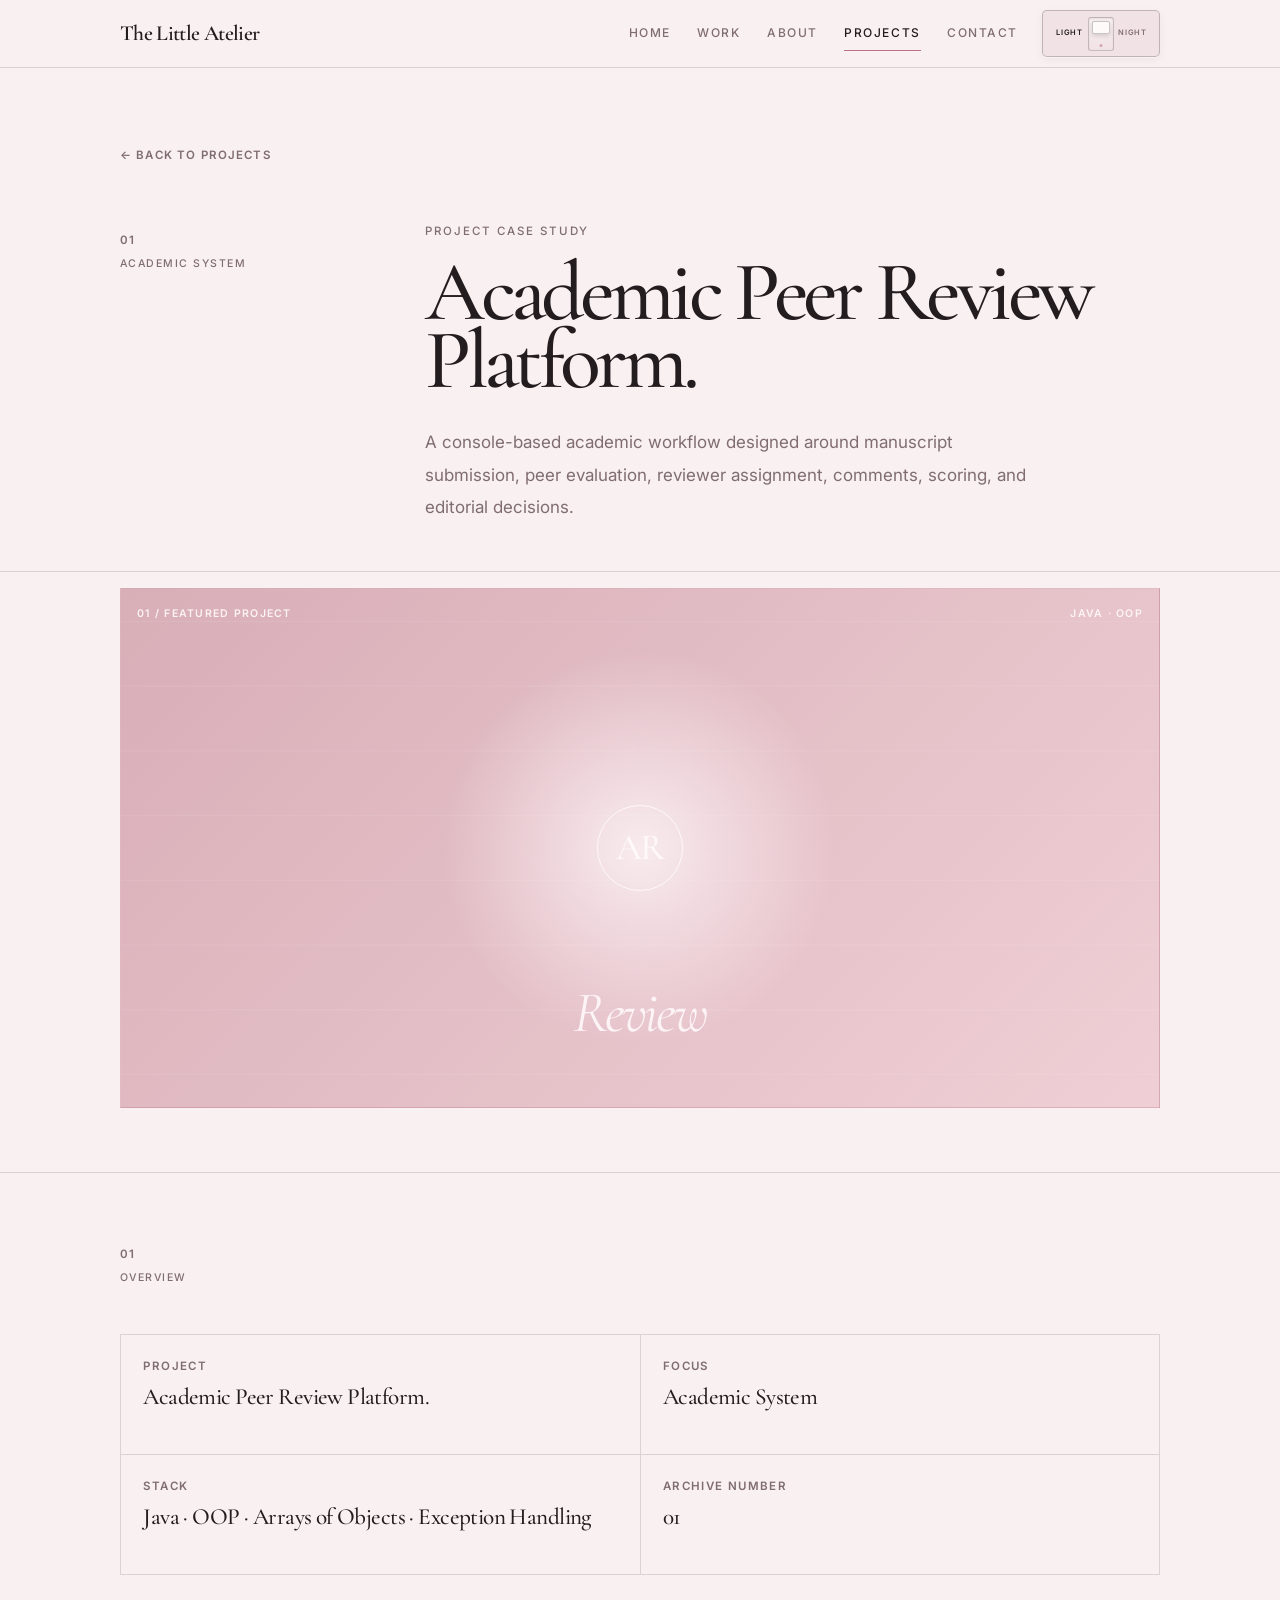
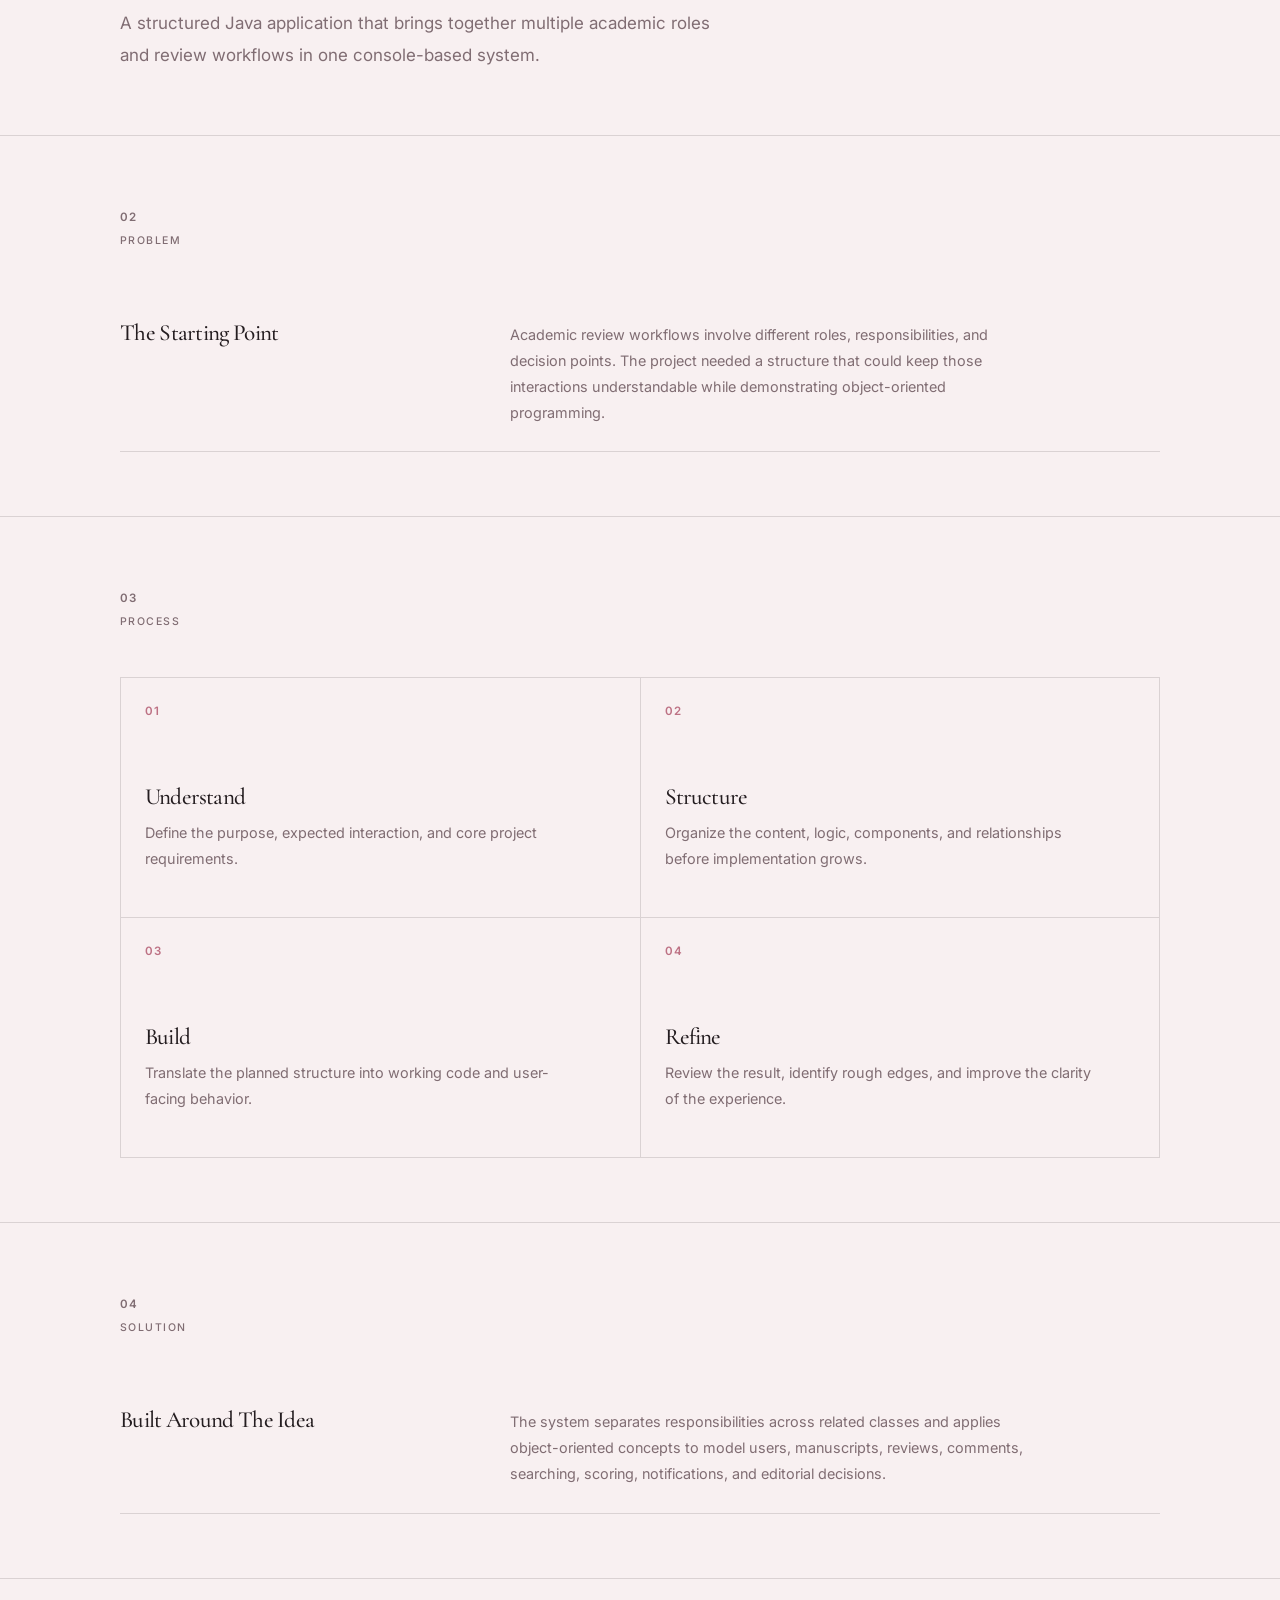
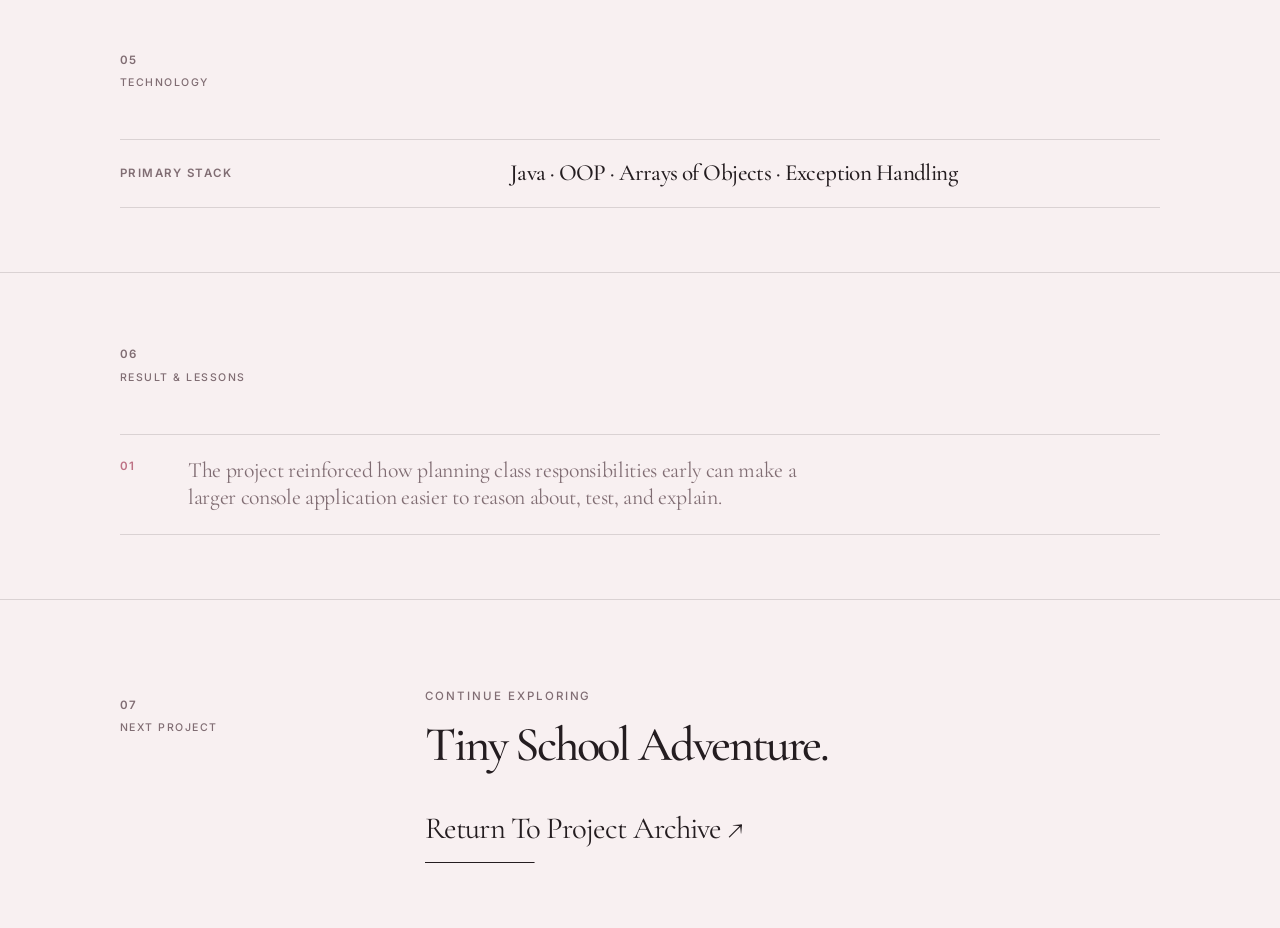
<file: project-details.html>
<!DOCTYPE html>
<html lang="en">
<head>
    <meta charset="UTF-8">
    <meta name="viewport" content="width=device-width, initial-scale=1.0">
    <meta name="description" content="Project case studies from The Little Atelier.">
    <meta name="theme-color" content="#f8f0f1">
    <title>Project Details — The Little Atelier</title>

    <!-- Theme Preload -->
    <script>
        (() => {
            try {
                const savedTheme = localStorage.getItem("little-atelier-theme");
                if (savedTheme === "dark" || savedTheme === "light") {
                    document.documentElement.dataset.theme = savedTheme;
                }
            } catch (error) {}
        })();
    </script>

    <!-- Google Fonts -->
    <link rel="preconnect" href="https://fonts.googleapis.com">
    <link rel="preconnect" href="https://fonts.gstatic.com" crossorigin>
    <link href="https://fonts.googleapis.com/css2?family=Cormorant+Garamond:wght@400;500;600;700&family=Inter:wght@400;500;600&display=block" rel="stylesheet">
    
    <!-- Stylesheets & Icons -->
    <link rel="icon" href="images/favicon.png" type="image/png">
    <link rel="apple-touch-icon" href="images/favicon.png">
    <link rel="stylesheet" href="css/style.css">
    <link rel="stylesheet" href="css/components.css">
    <link rel="stylesheet" href="css/responsive.css">

    <style>
        html.fonts-loading body { visibility: hidden; }
        html:not(.fonts-loading) body { visibility: visible; }
        html { background: #f8f0f1; }
        html[data-theme="dark"] { background: #171314; }
    </style>

    <script>
        document.documentElement.classList.add("fonts-loading");
        if (document.fonts && document.fonts.ready) {
            document.fonts.ready.then(() => {
                document.documentElement.classList.remove("fonts-loading");
            });
        } else {
            document.documentElement.classList.remove("fonts-loading");
        }
    </script>
</head>

<body data-theme="light" class="theme-preload">
    <!-- Theme Script -->
    <script>
        (() => {
            try {
                const savedTheme = localStorage.getItem("little-atelier-theme");
                if (savedTheme === "dark" || savedTheme === "light") {
                    document.body.dataset.theme = savedTheme;
                }
            } catch (error) {}
        })();
    </script>

    <!-- Scroll Progress -->
    <div class="scroll-progress" aria-hidden="true">
        <span class="scroll-progress-fill"></span>
    </div>

    <!-- Header -->
    <header class="site-header">
        <div class="site-header-inner">
            <a href="index.html#home" class="site-logo" aria-label="The Little Atelier — Home">The Little Atelier</a>
            <nav class="site-nav" id="site-nav" aria-label="Main Navigation">
                <a href="index.html#home" class="nav-link">Home</a>
                <a href="index.html#work" class="nav-link">Work</a>
                <a href="index.html#about" class="nav-link">About</a>
                <a href="projects.html" class="nav-link is-active">Projects</a>
                <a href="contact.html" class="nav-link">Contact</a>
            </nav>
            <button type="button" class="light-switch" id="theme-toggle" aria-label="Switch to dark mode" aria-pressed="false">
                <span class="light-switch-label">Light</span>
                <span class="light-switch-track"><span class="light-switch-knob"></span></span>
                <span class="light-switch-label">Night</span>
            </button>
            <button type="button" class="mobile-menu-toggle" id="mobile-menu-toggle" aria-label="Open navigation" aria-expanded="false" aria-controls="site-nav">
                <span></span>
                <span></span>
            </button>
        </div>
    </header>

    <!-- Main Content -->
    <main id="project-detail-content"></main>

    <!-- Project Rendering Script -->
    <script>
        const projectDetails = {
            "aprp": {
                number: "01", type: "Java · OOP", category: "Academic System", title: "Academic Peer Review Platform.", mark: "AR", visual: "Review",
                intro: "A console-based academic workflow designed around manuscript submission, peer evaluation, reviewer assignment, comments, scoring, and editorial decisions.",
                overview: "A structured Java application that brings together multiple academic roles and review workflows in one console-based system.",
                problem: "Academic review workflows involve different roles, responsibilities, and decision points. The project needed a structure that could keep those interactions understandable while demonstrating object-oriented programming.",
                solution: "The system separates responsibilities across related classes and applies object-oriented concepts to model users, manuscripts, reviews, comments, searching, scoring, notifications, and editorial decisions.",
                technologies: "Java · OOP · Arrays of Objects · Exception Handling",
                lessons: "The project reinforced how planning class responsibilities early can make a larger console application easier to reason about, test, and explain.",
                next: "Tiny School Adventure.", nextSlug: "tiny-school-adventure"
            },
            "tiny-school-adventure": {
                number: "02", type: "Java · JavaFX", category: "Interactive Application", title: "Tiny School Adventure.", mark: "TS", visual: "Adventure",
                intro: "A cozy school-life simulation project exploring object-oriented programming, player interaction, progression, and game systems.",
                overview: "An interactive Java project built around a school setting and a collection of systems that support player-driven progression.",
                problem: "A small life-simulation concept can quickly involve many interacting states, choices, items, relationships, and routines. The challenge was keeping those systems organized while preserving a coherent experience.",
                solution: "The project brings those interactions together through Java classes and structured game routines, creating a foundation for handling player actions and progression inside the application.",
                technologies: "Java · JavaFX · OOP",
                lessons: "The project made object-oriented design more tangible by connecting classes and methods to systems that users can directly interact with.",
                next: "Inkwell Writers Hub.", nextSlug: "inkwell-writers-hub"
            },
            "inkwell-writers-hub": {
                number: "03", type: "HTML · CSS · UI/UX", category: "Web Experience", title: "Inkwell Writers Hub.", mark: "IW", visual: "Stories",
                intro: "A web concept centered around writing, reading, and creating a focused editorial-style digital experience.",
                overview: "A front-end web project focused on creating a distinct editorial atmosphere through layout, typography, and interface structure.",
                problem: "Writing-focused websites need to balance content, readability, and visual identity without allowing decoration to compete with the material itself.",
                solution: "The project uses a structured page layout and a typography-led visual system to create a focused web experience centered around written content.",
                technologies: "HTML · CSS · UI/UX",
                lessons: "The project helped translate an editorial visual direction into reusable front-end layout and styling decisions.",
                next: "Python Inventory Manager.", nextSlug: "python-inventory-manager"
            },
            "python-inventory-manager": {
                number: "04", type: "Python", category: "Programming Project", title: "Python Inventory Manager.", mark: "PY", visual: "Inventory",
                intro: "A simple inventory management program built to practice Python fundamentals, data handling, user input, and program flow.",
                overview: "A lightweight Python exercise centered on managing inventory information through an interactive program.",
                problem: "Inventory programs need a straightforward way to accept input, store information, and let users work with that data without making the interaction unnecessarily complicated.",
                solution: "The project organizes inventory-related operations into a small interactive program that focuses on clear user input and predictable data flow.",
                technologies: "Python · Logic · Data Handling",
                lessons: "The project strengthened the fundamentals behind interactive programs: input, state, conditions, and organized data.",
                next: "Interactive Sorter.", nextSlug: "interactive-sorter"
            },
            "interactive-sorter": {
                number: "05", type: "Python · Algorithms", category: "Algorithm Practice", title: "Interactive Sorter.", mark: "IS", visual: "Sorting",
                intro: "A programming exercise focused on sorting logic, user interaction, and understanding algorithmic behavior through Python.",
                overview: "A hands-on algorithm practice project that makes sorting behavior visible through an interactive Python program.",
                problem: "Sorting algorithms are easier to understand when the steps can be observed rather than treated only as abstract code.",
                solution: "The project places sorting logic inside an interactive program so the process can be explored through user-driven input and output.",
                technologies: "Python · Sorting Algorithms",
                lessons: "The project connected algorithmic concepts with concrete program behavior and reinforced the importance of tracing each step of a process.",
                next: "Java Song & Artist CSV.", nextSlug: "java-song-artist-csv"
            },
            "java-song-artist-csv": {
                number: "06", type: "Java · Data", category: "Data Practice", title: "Java Song & Artist CSV.", mark: "JA", visual: "Playlist",
                intro: "A Java practice project focused on structured data and working with song and artist information.",
                overview: "A Java exercise built around organizing and working with structured song and artist data.",
                problem: "Working with structured records requires clear data organization and predictable operations for reading and using information.",
                solution: "The project uses Java to work with song and artist records in a structured way, giving practice with data-oriented programming tasks.",
                technologies: "Java · Data Handling",
                lessons: "The project provided practice in thinking about how structured information is represented and manipulated inside a program.",
                next: "Astralens Landing Page.", nextSlug: "astralens-landing-page"
            },
            "astralens-landing-page": {
                number: "07", type: "Web · UI/UX", category: "Landing Page", title: "Astralens Landing Page.", mark: "AL", visual: "Astralens",
                intro: "A landing-page project included in the portfolio as part of its collection of web and interface-focused work.",
                overview: "A front-end landing-page project centered on presenting a focused idea through a dedicated web experience.",
                problem: "A landing page has limited space to establish hierarchy, communicate its purpose, and guide visitors through the interface.",
                solution: "The project organizes the page around a clear landing-page structure, using visual hierarchy and interface decisions to create a coherent experience.",
                technologies: "Web Development · UI/UX",
                lessons: "The project contributed to learning how layout, hierarchy, and visual presentation shape a user's first interaction with a site.",
                next: "Tribute Page.", nextSlug: "tribute-page"
            },
            "tribute-page": {
                number: "08", type: "Web · UI/UX", category: "Web Page", title: "Tribute Page.", mark: "TP", visual: "Tribute",
                intro: "A web page project included as an early part of the portfolio's front-end development work.",
                overview: "A focused web-page exercise centered on presenting content through a structured and readable interface.",
                problem: "A content-focused page needs a clear hierarchy so that information remains understandable while still feeling intentional and visually composed.",
                solution: "The page uses structured content and front-end styling to create a focused presentation for its subject.",
                technologies: "Web Development · UI/UX",
                lessons: "The project helped strengthen the relationship between semantic structure, visual hierarchy, and user-facing presentation.",
                next: "Java Payroll System.", nextSlug: "java-payroll-system"
            },
            "java-payroll-system": {
                number: "09", type: "Java · OOP", category: "Application", title: "Java Payroll System.", mark: "JP", visual: "Payroll",
                intro: "A Java application project focused on representing payroll-related operations through object-oriented programming.",
                overview: "A Java application built around a familiar administrative problem domain and used as practice for organizing program logic into related objects and operations.",
                problem: "Payroll workflows involve several connected pieces of information and calculations, making them useful for practicing structured program design.",
                solution: "The project models payroll-related information and operations in Java, using object-oriented organization to keep the program's responsibilities manageable.",
                technologies: "Java · Object-Oriented Programming",
                lessons: "The project reinforced how real-world concepts can be translated into classes, attributes, methods, and relationships.",
                next: "Birthday Greet.", nextSlug: "birthday-greet"
            },
            "birthday-greet": {
                number: "10", type: "Web · Creative", category: "Creative Project", title: "Birthday Greet.", mark: "BG", visual: "Greeting",
                intro: "A small creative project included to represent lighter, more expressive work alongside the larger academic and programming projects.",
                overview: "A compact greeting-focused project that adds a more personal and playful entry to the project archive.",
                problem: "Small creative pages still need to communicate one clear idea while keeping the experience visually engaging and easy to follow.",
                solution: "The project focuses on turning a simple greeting into a presentable digital experience through focused content and interface choices.",
                technologies: "Creative Web Experience",
                lessons: "The project is a reminder that not every useful development exercise has to be large; smaller projects can still strengthen presentation and design instincts.",
                next: "Academic Peer Review Platform.", nextSlug: "aprp"
            }
        };

        const details = document.getElementById("project-detail-content");

        function renderProject(slug) {
            const normalizedSlug = (slug || "aprp").replace("#", "").toLowerCase();
            const project = projectDetails[normalizedSlug] || projectDetails.aprp;

            details.innerHTML = `
            <section class="content-section project-detail-hero" data-scroll-section data-scroll-note="Building Through Practice.">
                <div class="section-inner">
                    <a href="projects.html" class="back-link">← Back To Projects</a>
                    <div class="project-detail-heading">
                        <div class="section-marker">
                            <span>${project.number}</span>
                            <small>${project.category}</small>
                        </div>
                        <div>
                            <p class="eyebrow">Project Case Study</p>
                            <h1 class="project-detail-title">${project.title}</h1>
                            <p class="project-detail-introduction">${project.intro}</p>
                        </div>
                    </div>
                </div>
            </section>

            <section class="content-section project-detail-visual-section">
                <div class="section-inner">
                    <div class="project-detail-visual">
                        <span class="project-detail-visual-number">${project.number} / Featured Project</span>
                        <span class="project-detail-visual-type">${project.type}</span>
                        <div class="project-detail-monogram">${project.mark}</div>
                        <div class="project-detail-visual-title">${project.visual}</div>
                    </div>
                </div>
            </section>

            <section class="content-section">
                <div class="section-inner">
                    <div class="section-heading">
                        <div class="section-marker"><span>01</span><small>Overview</small></div>
                    </div>
                    <div class="project-detail-overview-grid">
                        <div class="project-detail-overview-item"><span>Project</span><strong>${project.title}</strong></div>
                        <div class="project-detail-overview-item"><span>Focus</span><strong>${project.category}</strong></div>
                        <div class="project-detail-overview-item"><span>Stack</span><strong>${project.technologies}</strong></div>
                        <div class="project-detail-overview-item"><span>Archive Number</span><strong>${project.number}</strong></div>
                    </div>
                    <div class="project-detail-introduction">${project.overview}</div>
                </div>
            </section>

            <section class="content-section">
                <div class="section-inner">
                    <div class="section-heading">
                        <div class="section-marker"><span>02</span><small>Problem</small></div>
                    </div>
                    <div class="project-detail-list-item">
                        <h3>The Starting Point</h3>
                        <p>${project.problem}</p>
                    </div>
                </div>
            </section>

            <section class="content-section">
                <div class="section-inner">
                    <div class="section-heading">
                        <div class="section-marker"><span>03</span><small>Process</small></div>
                    </div>
                    <div class="case-study-process">
                        <article class="case-study-process-item"><span>01</span><h3>Understand</h3><p>Define the purpose, expected interaction, and core project requirements.</p></article>
                        <article class="case-study-process-item"><span>02</span><h3>Structure</h3><p>Organize the content, logic, components, and relationships before implementation grows.</p></article>
                        <article class="case-study-process-item"><span>03</span><h3>Build</h3><p>Translate the planned structure into working code and user-facing behavior.</p></article>
                        <article class="case-study-process-item"><span>04</span><h3>Refine</h3><p>Review the result, identify rough edges, and improve the clarity of the experience.</p></article>
                    </div>
                </div>
            </section>

            <section class="content-section">
                <div class="section-inner">
                    <div class="section-heading">
                        <div class="section-marker"><span>04</span><small>Solution</small></div>
                    </div>
                    <div class="project-detail-list-item">
                        <h3>Built Around The Idea</h3>
                        <p>${project.solution}</p>
                    </div>
                </div>
            </section>

            <section class="content-section">
                <div class="section-inner">
                    <div class="section-heading">
                        <div class="section-marker"><span>05</span><small>Technology</small></div>
                    </div>
                    <div class="stack-list">
                        <div class="stack-item"><span>Primary Stack</span><strong>${project.technologies}</strong></div>
                    </div>
                </div>
            </section>

            <section class="content-section">
                <div class="section-inner">
                    <div class="section-heading">
                        <div class="section-marker"><span>06</span><small>Result & Lessons</small></div>
                    </div>
                    <div class="lessons-list">
                        <div class="lesson-item"><span>01</span><p>${project.lessons}</p></div>
                    </div>
                </div>
            </section>

            <section class="closing-section">
                <div class="section-inner closing-inner">
                    <div class="section-marker"><span>07</span><small>Next Project</small></div>
                    <div class="closing-content">
                        <p class="eyebrow">Continue Exploring</p>
                        <h2><a href="project-details.html#${project.nextSlug}" class="next-project-link" data-project-slug="${project.nextSlug}">${project.next}</a></h2>
                        <a href="projects.html" class="large-text-link">Return To Project Archive <span aria-hidden="true">↗</span></a>
                    </div>
                </div>
            </section>
            `;

            // Transition logic
            const nextProjectLink = details.querySelector(".next-project-link");
            if (nextProjectLink) {
                nextProjectLink.addEventListener("click", (event) => {
                    event.preventDefault();
                    const nextSlug = nextProjectLink.dataset.projectSlug;
                    history.pushState({ project: nextSlug }, "", `project-details.html#${nextSlug}`);
                    renderProject(nextSlug);
                    window.scrollTo({ top: 0, left: 0, behavior: "auto" });
                });
            }
        }

        // History handling
        window.addEventListener("popstate", () => {
            const slug = window.location.hash.replace("#", "").toLowerCase() || "aprp";
            renderProject(slug);
            window.scrollTo({ top: 0, left: 0, behavior: "auto" });
        });

        // Initialization
        const initialSlug = window.location.hash.replace("#", "").toLowerCase() || "aprp";
        renderProject(initialSlug);
    </script>
    <script src="js/main.js"></script>
</body>
</html>
</file>
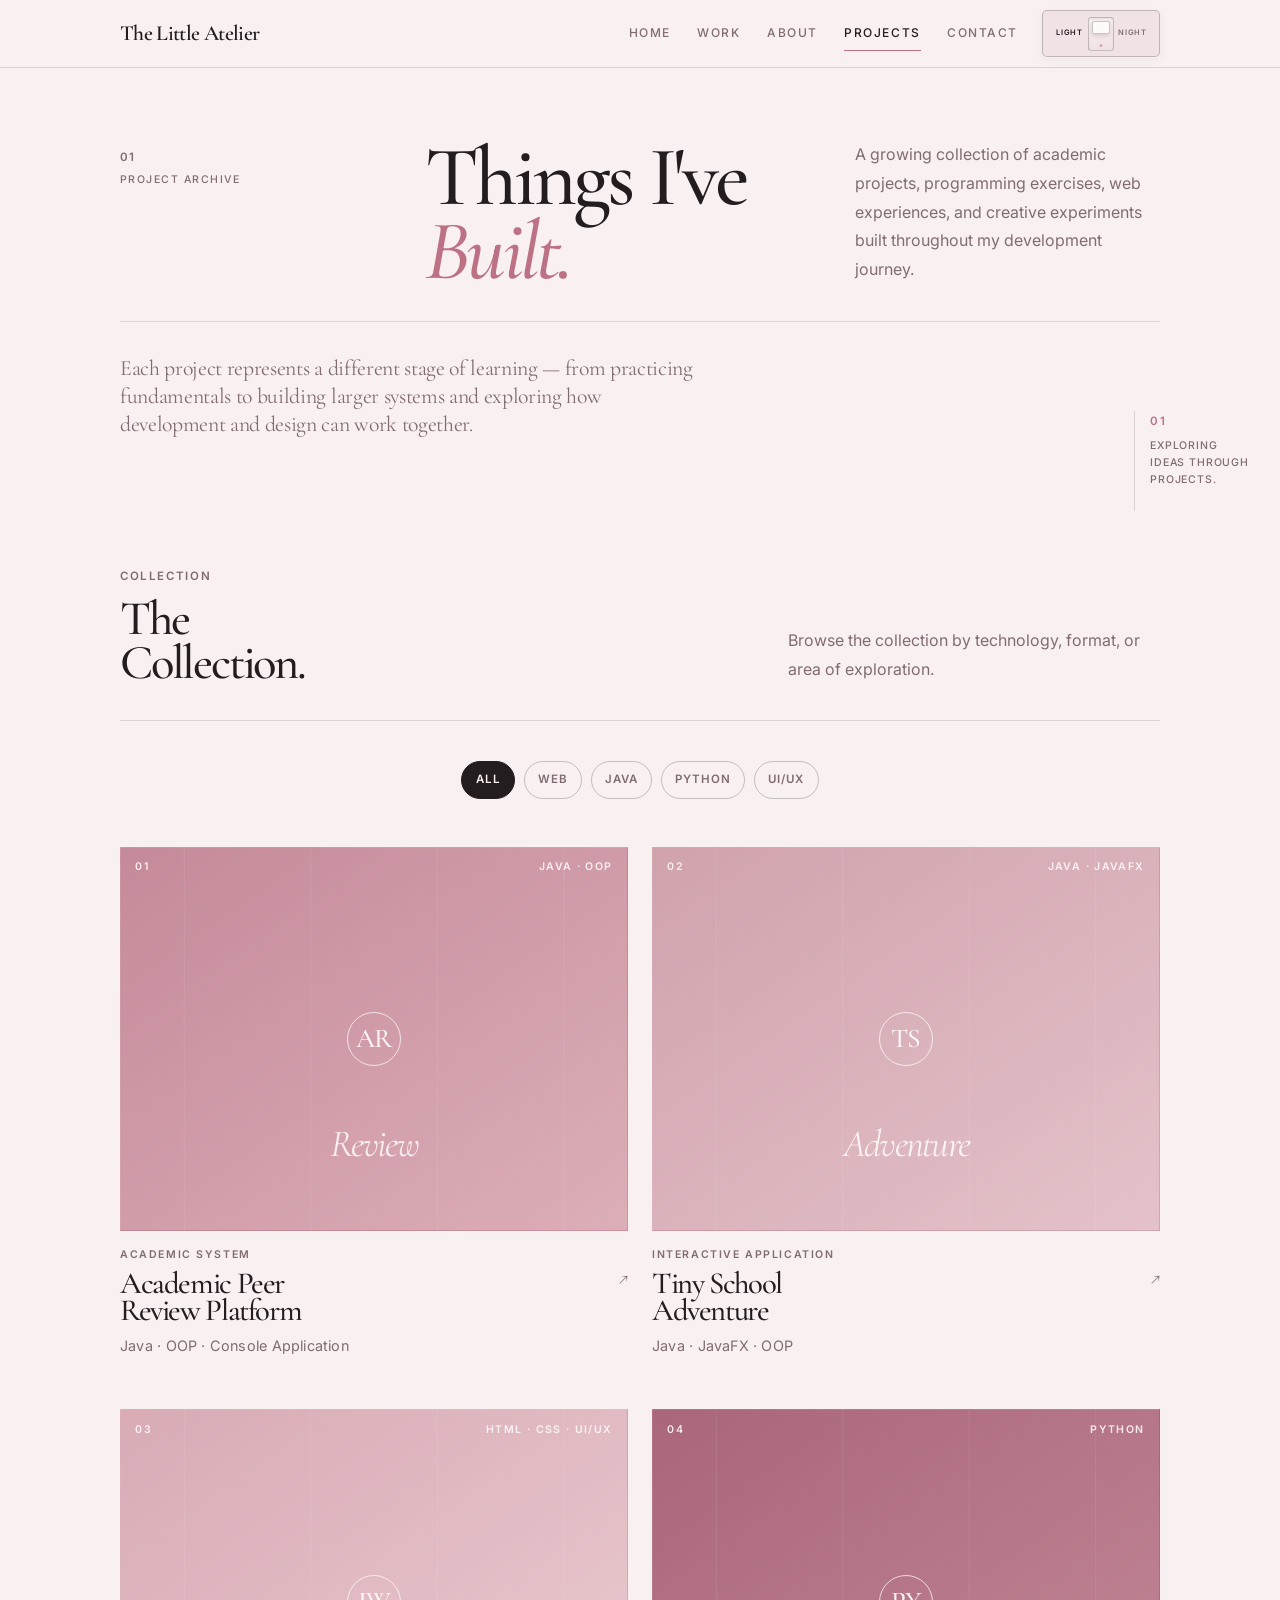
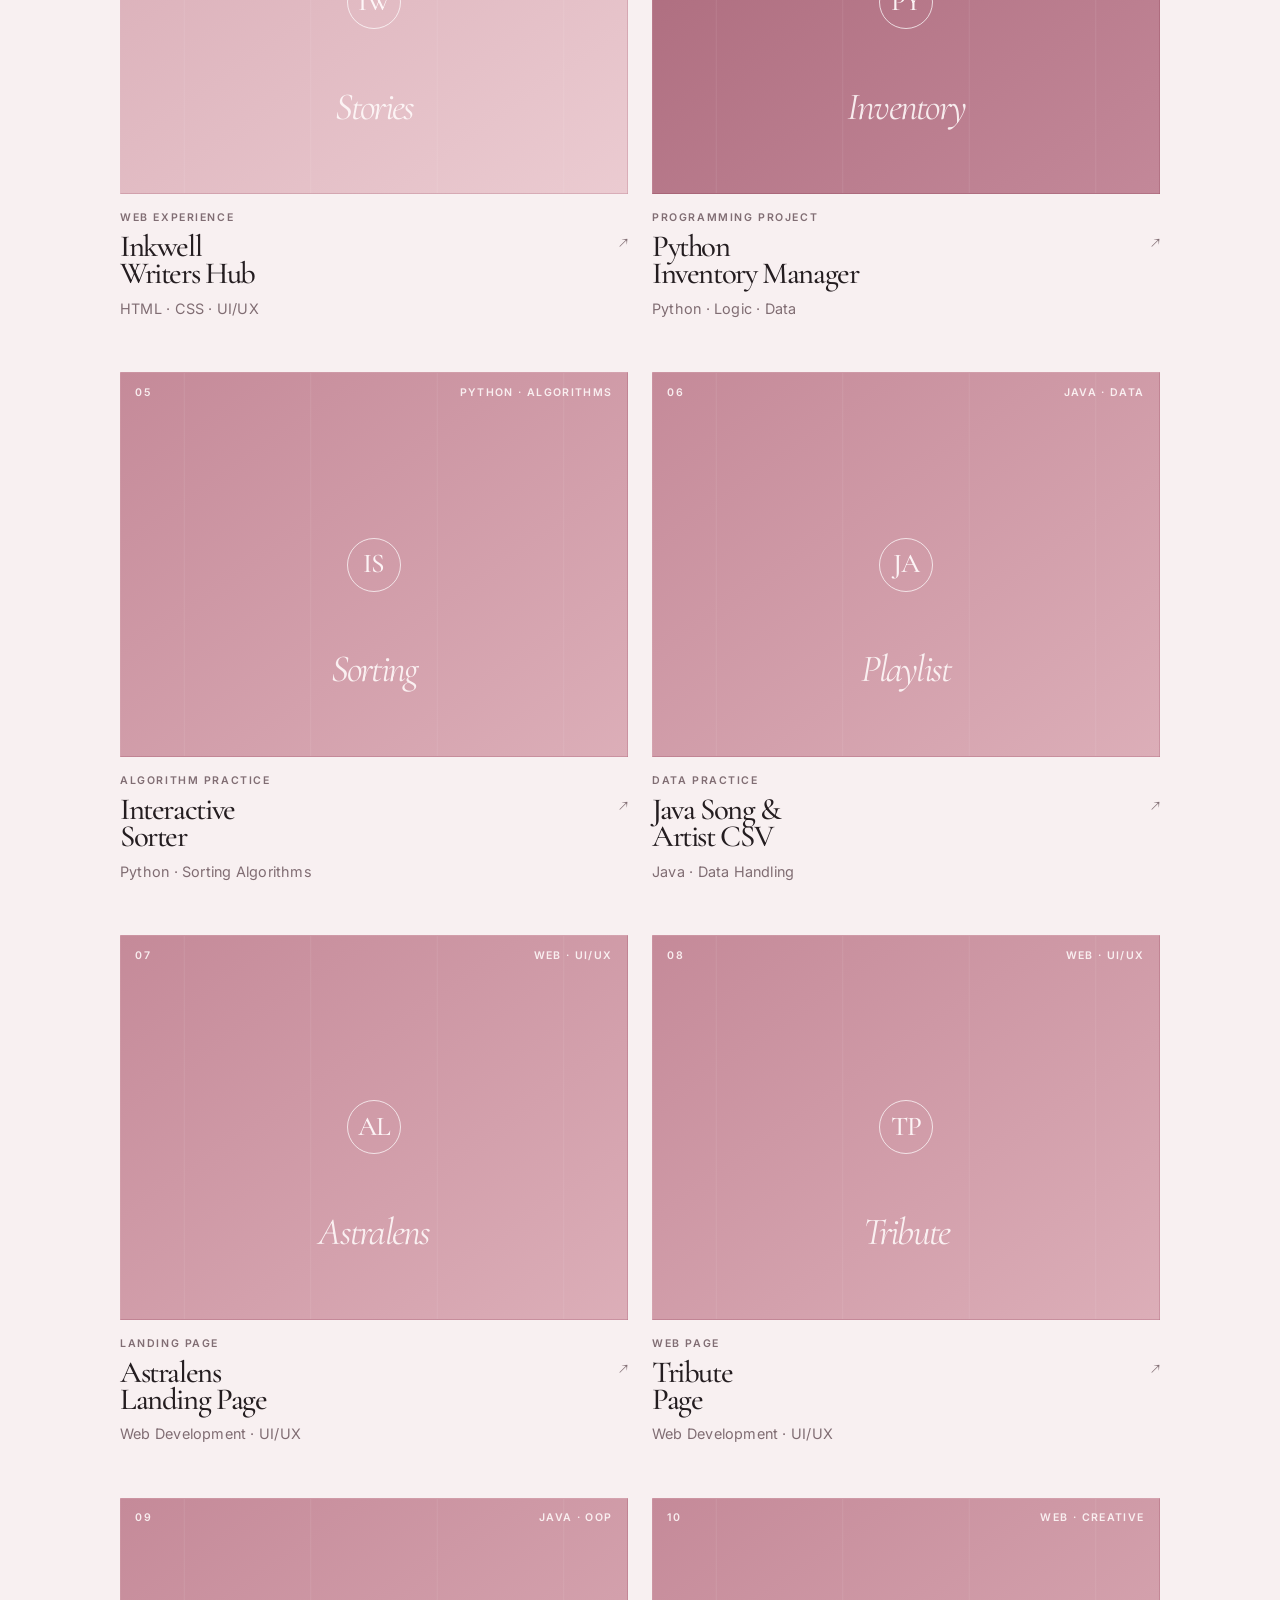
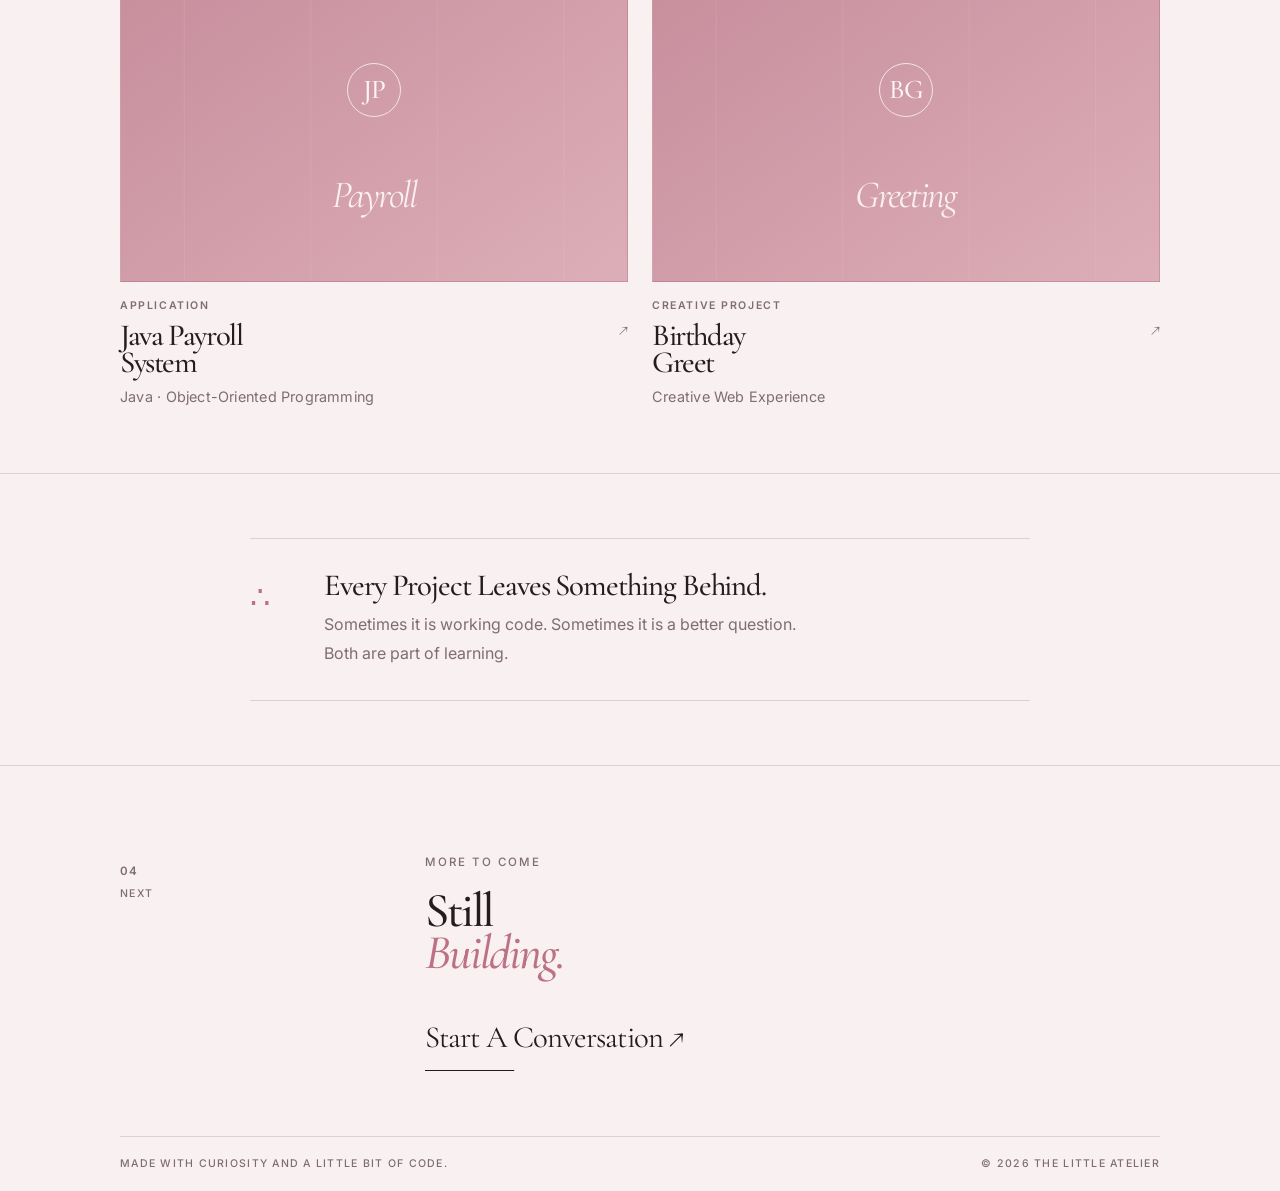
<file: projects.html>
<!DOCTYPE html>
<html lang="en">
<head>
    <meta charset="UTF-8">
    <meta name="viewport" content="width=device-width, initial-scale=1.0">
    <meta name="description" content="Project Archive for The Little Atelier — a collection of Java, Python, Web Development, and UI/UX projects.">
    <meta name="theme-color" content="#f8f0f1">
    <title>Projects — The Little Atelier</title>

    <style>
        html.fonts-lock { background: #f8f0f1; }
        html.fonts-lock[data-theme="dark"] { background: #171314; }
        html.fonts-lock body { visibility: hidden; }
        html.fonts-lock *, html.fonts-lock *::before, html.fonts-lock *::after { animation: none !important; transition: none !important; }
    </style>

    <script>
        (() => {
            const root = document.documentElement;
            root.classList.add("fonts-lock");
            try {
                const savedTheme = localStorage.getItem("little-atelier-theme");
                root.setAttribute("data-theme", savedTheme === "dark" ? "dark" : "light");
            } catch (error) {
                root.setAttribute("data-theme", "light");
            }
            const revealPage = () => { root.classList.remove("fonts-lock"); };
            const fontRequests = ['400 1rem "Inter"', '500 1rem "Inter"', '600 1rem "Inter"', '400 1rem "Cormorant Garamond"', '500 1rem "Cormorant Garamond"', '600 1rem "Cormorant Garamond"', '700 1rem "Cormorant Garamond"'];
            const fontPromise = "fonts" in document ? Promise.all(fontRequests.map((font) => document.fonts.load(font))) : Promise.resolve();
            const timeoutPromise = new Promise((resolve) => { window.setTimeout(resolve, 3000); });
            Promise.race([fontPromise, timeoutPromise]).catch(() => {}).finally(revealPage);
        })();
    </script>

    <!-- Google Fonts & Stylesheets -->
    <link rel="preconnect" href="https://fonts.googleapis.com">
    <link rel="preconnect" href="https://fonts.gstatic.com" crossorigin>
    <link href="https://fonts.googleapis.com/css2?family=Cormorant+Garamond:wght@400;500;600;700&family=Inter:wght@400;500;600&display=swap" rel="stylesheet">
    <link rel="stylesheet" href="css/style.css">
    <link rel="stylesheet" href="css/components.css">
    <link rel="stylesheet" href="css/responsive.css">
    <link rel="icon" href="images/favicon.png" type="image/png">
</head>

<body data-theme="light" class="theme-preload page-projects">
    <!-- Prevents Theme Flash -->
    <script>
        (() => {
            try {
                const savedTheme = localStorage.getItem("little-atelier-theme");
                if (savedTheme === "dark" || savedTheme === "light") {
                    document.body.setAttribute("data-theme", savedTheme);
                }
            } catch (error) {}
        })();
    </script>

    <!-- Scroll Progress -->
    <div class="scroll-progress" aria-hidden="true">
        <span class="scroll-progress-fill"></span>
    </div>

    <!-- Header -->
    <header class="site-header">
        <div class="site-header-inner">
            <a href="index.html#home" class="site-logo" aria-label="The Little Atelier — Home">The Little Atelier</a>
            <nav class="site-nav" id="site-nav" aria-label="Main Navigation">
                <a href="index.html#home" class="nav-link">Home</a>
                <a href="index.html#work" class="nav-link">Work</a>
                <a href="index.html#about" class="nav-link">About</a>
                <a href="projects.html" class="nav-link is-active">Projects</a>
                <a href="contact.html" class="nav-link">Contact</a>
            </nav>
            <button type="button" class="light-switch" id="theme-toggle" aria-label="Switch to dark mode" aria-pressed="false">
                <span class="light-switch-label">Light</span>
                <span class="light-switch-track"><span class="light-switch-knob"></span></span>
                <span class="light-switch-label">Night</span>
            </button>
            <button type="button" class="mobile-menu-toggle" id="mobile-menu-toggle" aria-label="Open navigation" aria-expanded="false" aria-controls="site-nav">
                <span></span>
                <span></span>
            </button>
        </div>
    </header>

    <!-- Main -->
    <main>
        <!-- Project Hero -->
        <section class="content-section page-hero" data-scroll-section data-scroll-note="Exploring Ideas Through Projects.">
            <div class="section-inner">
                <div class="section-heading">
                    <div class="section-marker"><span>01</span><small>Project Archive</small></div>
                    <div class="section-heading-main">
                        <h1 class="archive-title">Things I've <em>Built.</em></h1>
                        <p>A growing collection of academic projects, programming exercises, web experiences, and creative experiments built throughout my development journey.</p>
                    </div>
                </div>
                <div class="project-archive-intro">
                    <p>Each project represents a different stage of learning — from practicing fundamentals to building larger systems and exploring how development and design can work together.</p>
                </div>
            </div>
        </section>

        <!-- Atelier Thread -->
        <aside class="atelier-thread" aria-label="Project Archive Progress">
            <div class="atelier-thread-line"><span class="atelier-thread-progress" id="atelier-thread-progress"></span></div>
            <div class="atelier-thread-content">
                <span class="atelier-thread-number" id="atelier-thread-number">01</span>
                <span class="atelier-thread-note" id="atelier-thread-note">Exploring Ideas Through Projects.</span>
            </div>
        </aside>

        <!-- Project Archive -->
        <section class="content-section project-archive-section" data-scroll-section data-scroll-note="Sorting Experiments By What They Taught Me.">
            <div class="section-inner">
                <!-- Archive Header -->
                <div class="archive-header">
                    <div>
                        <span class="archive-label">Collection</span>
                        <h2>The <br>Collection.</h2>
                    </div>
                    <p>Browse the collection by technology, format, or area of exploration.</p>
                </div>

                <!-- Filters -->
                <div class="project-filters" role="group" aria-label="Project Filters">
                    <button type="button" class="filter-button is-active" data-filter="all">All</button>
                    <button type="button" class="filter-button" data-filter="web">Web</button>
                    <button type="button" class="filter-button" data-filter="java">Java</button>
                    <button type="button" class="filter-button" data-filter="python">Python</button>
                    <button type="button" class="filter-button" data-filter="uiux">UI/UX</button>
                </div>

                <!-- Project Grid -->
                <div class="project-grid archive-grid" id="project-archive">
                    <!-- Project 01 -->
                    <article class="project-card" data-category="java">
                        <a href="project-details.html#aprp" class="project-card-link" aria-label="View Academic Peer Review Platform">
                            <div class="project-card-visual">
                                <span class="project-number">01</span><span class="project-type">Java · OOP</span>
                                <div class="project-monogram">AR</div>
                                <div class="project-visual-title">Review</div>
                            </div>
                            <div class="project-card-info">
                                <div><span class="project-category">Academic System</span><h3>Academic Peer <br>Review Platform</h3><p>Java · OOP · Console Application</p></div>
                                <span class="project-arrow" aria-hidden="true">↗</span>
                            </div>
                        </a>
                    </article>

                    <!-- Project 02 -->
                    <article class="project-card" data-category="java">
                        <a href="project-details.html#tiny-school-adventure" class="project-card-link" aria-label="View Tiny School Adventure">
                            <div class="project-card-visual">
                                <span class="project-number">02</span><span class="project-type">Java · JavaFX</span>
                                <div class="project-monogram">TS</div>
                                <div class="project-visual-title">Adventure</div>
                            </div>
                            <div class="project-card-info">
                                <div><span class="project-category">Interactive Application</span><h3>Tiny School <br>Adventure</h3><p>Java · JavaFX · OOP</p></div>
                                <span class="project-arrow" aria-hidden="true">↗</span>
                            </div>
                        </a>
                    </article>

                    <!-- Project 03 -->
                    <article class="project-card" data-category="web uiux">
                        <a href="project-details.html#inkwell-writers-hub" class="project-card-link" aria-label="View Inkwell Writers Hub">
                            <div class="project-card-visual">
                                <span class="project-number">03</span><span class="project-type">HTML · CSS · UI/UX</span>
                                <div class="project-monogram">IW</div>
                                <div class="project-visual-title">Stories</div>
                            </div>
                            <div class="project-card-info">
                                <div><span class="project-category">Web Experience</span><h3>Inkwell <br>Writers Hub</h3><p>HTML · CSS · UI/UX</p></div>
                                <span class="project-arrow" aria-hidden="true">↗</span>
                            </div>
                        </a>
                    </article>

                    <!-- Project 04 -->
                    <article class="project-card" data-category="python">
                        <a href="project-details.html#python-inventory-manager" class="project-card-link" aria-label="View Python Inventory Manager">
                            <div class="project-card-visual">
                                <span class="project-number">04</span><span class="project-type">Python</span>
                                <div class="project-monogram">PY</div>
                                <div class="project-visual-title">Inventory</div>
                            </div>
                            <div class="project-card-info">
                                <div><span class="project-category">Programming Project</span><h3>Python <br>Inventory Manager</h3><p>Python · Logic · Data</p></div>
                                <span class="project-arrow" aria-hidden="true">↗</span>
                            </div>
                        </a>
                    </article>

                    <!-- Project 05 -->
                    <article class="project-card" data-category="python">
                        <a href="project-details.html#interactive-sorter" class="project-card-link" aria-label="View Interactive Sorter">
                            <div class="project-card-visual">
                                <span class="project-number">05</span><span class="project-type">Python · Algorithms</span>
                                <div class="project-monogram">IS</div>
                                <div class="project-visual-title">Sorting</div>
                            </div>
                            <div class="project-card-info">
                                <div><span class="project-category">Algorithm Practice</span><h3>Interactive <br>Sorter</h3><p>Python · Sorting Algorithms</p></div>
                                <span class="project-arrow" aria-hidden="true">↗</span>
                            </div>
                        </a>
                    </article>

                    <!-- Project 06 -->
                    <article class="project-card" data-category="java">
                        <a href="project-details.html#java-song-artist-csv" class="project-card-link" aria-label="View Java Song and Artist CSV">
                            <div class="project-card-visual">
                                <span class="project-number">06</span><span class="project-type">Java · Data</span>
                                <div class="project-monogram">JA</div>
                                <div class="project-visual-title">Playlist</div>
                            </div>
                            <div class="project-card-info">
                                <div><span class="project-category">Data Practice</span><h3>Java Song & <br>Artist CSV</h3><p>Java · Data Handling</p></div>
                                <span class="project-arrow" aria-hidden="true">↗</span>
                            </div>
                        </a>
                    </article>

                    <!-- Project 07 -->
                    <article class="project-card" data-category="web uiux">
                        <a href="project-details.html#astralens-landing-page" class="project-card-link" aria-label="View Astralens Landing Page">
                            <div class="project-card-visual">
                                <span class="project-number">07</span><span class="project-type">Web · UI/UX</span>
                                <div class="project-monogram">AL</div>
                                <div class="project-visual-title">Astralens</div>
                            </div>
                            <div class="project-card-info">
                                <div><span class="project-category">Landing Page</span><h3>Astralens <br>Landing Page</h3><p>Web Development · UI/UX</p></div>
                                <span class="project-arrow" aria-hidden="true">↗</span>
                            </div>
                        </a>
                    </article>

                    <!-- Project 08 -->
                    <article class="project-card" data-category="web uiux">
                        <a href="project-details.html#tribute-page" class="project-card-link" aria-label="View Tribute Page">
                            <div class="project-card-visual">
                                <span class="project-number">08</span><span class="project-type">Web · UI/UX</span>
                                <div class="project-monogram">TP</div>
                                <div class="project-visual-title">Tribute</div>
                            </div>
                            <div class="project-card-info">
                                <div><span class="project-category">Web Page</span><h3>Tribute <br>Page</h3><p>Web Development · UI/UX</p></div>
                                <span class="project-arrow" aria-hidden="true">↗</span>
                            </div>
                        </a>
                    </article>

                    <!-- Project 09 -->
                    <article class="project-card" data-category="java">
                        <a href="project-details.html#java-payroll-system" class="project-card-link" aria-label="View Java Payroll System">
                            <div class="project-card-visual">
                                <span class="project-number">09</span><span class="project-type">Java · OOP</span>
                                <div class="project-monogram">JP</div>
                                <div class="project-visual-title">Payroll</div>
                            </div>
                            <div class="project-card-info">
                                <div><span class="project-category">Application</span><h3>Java Payroll <br>System</h3><p>Java · Object-Oriented Programming</p></div>
                                <span class="project-arrow" aria-hidden="true">↗</span>
                            </div>
                        </a>
                    </article>

                    <!-- Project 10 -->
                    <article class="project-card" data-category="web uiux">
                        <a href="project-details.html#birthday-greet" class="project-card-link" aria-label="View Birthday Greet">
                            <div class="project-card-visual">
                                <span class="project-number">10</span><span class="project-type">Web · Creative</span>
                                <div class="project-monogram">BG</div>
                                <div class="project-visual-title">Greeting</div>
                            </div>
                            <div class="project-card-info">
                                <div><span class="project-category">Creative Project</span><h3>Birthday <br>Greet</h3><p>Creative Web Experience</p></div>
                                <span class="project-arrow" aria-hidden="true">↗</span>
                            </div>
                        </a>
                    </article>
                </div>

                <!-- Empty State -->
                <div class="empty-state" id="project-empty-state" hidden>
                    <strong>Nothing Here Yet.</strong>
                    <span>Try Another Project Category.</span>
                </div>
            </div>
        </section>

        <!-- Project Philosophy -->
        <section class="content-section" data-scroll-section data-scroll-note="Every Project Teaches Something.">
            <div class="section-inner">
                <div class="project-archive-note">
                    <span class="note-symbol">∴</span>
                    <div>
                        <p class="archive-note-main">Every Project Leaves Something Behind.</p>
                        <p class="archive-note-description">Sometimes it is working code. Sometimes it is a better question. Both are part of learning.</p>
                    </div>
                </div>
            </div>
        </section>

        <!-- Call To Action -->
        <section class="closing-section" data-scroll-section data-scroll-note="Keep Exploring.">
            <div class="section-inner closing-inner">
                <div class="section-marker"><span>04</span><small>Next</small></div>
                <div class="closing-content">
                    <p class="eyebrow">More To Come</p>
                    <h2>Still <br><em>Building.</em></h2>
                    <a href="contact.html" class="large-text-link">Start A Conversation <span aria-hidden="true">↗</span></a>
                </div>
            </div>
        </section>
    </main>

    <!-- Footer -->
    <footer class="site-footer">
        <span>Made With Curiosity And A Little Bit Of Code.</span>
        <span>© 2026 The Little Atelier</span>
    </footer>

    <!-- JavaScript -->
    <script src="js/main.js"></script>
</body>
</html>
</file>
<file: css/style.css>
:root {
    --paper: #f8f0f1;
    --paper-deep: #f1e2e5;
    --ink: #241d20;
    --muted-ink: #806d73;
    --blush: #e7c3ca;
    --dusty-pink: #d49aa8;
    --rose: #bd7184;
    --deep-rose: #9f5268;
    --line: rgba(36, 29, 32, 0.14);
    --line-strong: rgba(36, 29, 32, 0.24);
    --white: #fffafa;
    --serif: "Cormorant Garamond", Georgia, serif;
    --sans: "Inter", Arial, sans-serif;

    /* Headings */
    --fs-hero: clamp(3.4rem, 6.6vw, 5.6rem);        /* home title, project title   */
    --fs-h2: clamp(2.3rem, 3.8vw, 3.4rem);          /* section headings            */
    --fs-h2-sm: clamp(1.6rem, 2.4vw, 2.1rem);       /* card titles, closing link   */
    --fs-h3: 1.45rem;                               /* item / list titles          */
    --fs-quote: clamp(1.2rem, 1.7vw, 1.4rem);       /* serif intro lines           */
    --fs-visual-title: clamp(1.9rem, 3vw, 3rem);    /* italic word on project cards */
    --fs-visual-title-lg: clamp(2.4rem, 4.5vw, 4.4rem);

    /* Paragraph text */
    --fs-lead: 1.0625rem;                           /* intro paragraphs (17px)     */
    --fs-body: 1rem;                                /* normal paragraphs (16px)    */
    --fs-body-sm: 0.9rem;                           /* text inside cards (14.4px)  */

    /* Small uppercase text */
    --fs-nav: 0.75rem;                              /* nav + text links + buttons  */
    --fs-label: 0.72rem;                            /* eyebrows, section markers   */
    --fs-label-sm: 0.66rem;                         /* footers, tags, meta lines   */

    --header-height: 72px;
    --site-width: 1180px;
    --content-width: 1040px;

    --space-xs: 0.5rem;
    --space-sm: 1rem;
    --space-md: 2rem;
    --space-lg: 3rem;
    --space-xl: 5rem;
    --space-xxl: 7rem;
}

/* Dark Mode */
body[data-theme="dark"] {
    --paper: #171314;
    --paper-deep: #211a1c;
    --ink: #f4e9eb;
    --muted-ink: #b6a1a7;
    --blush: #684651;
    --dusty-pink: #b77888;
    --rose: #d08b9c;
    --deep-rose: #e0a7b4;
    --line: rgba(244, 233, 235, 0.13);
    --line-strong: rgba(244, 233, 235, 0.24);
    --white: #211a1c;
}

/* Reset */
*, *::before, *::after {
    box-sizing: border-box;
    margin: 0;
    padding: 0;
}

html {
    scroll-behavior: smooth;
    scroll-padding-top: calc(var(--header-height) - 2.5rem);
}

body {
    min-width: 320px;
    background: var(--paper);
    color: var(--ink);
    font-family: var(--sans);
    font-size: var(--fs-body);
    line-height: 1.7;
    -webkit-font-smoothing: antialiased;
    text-rendering: optimizeLegibility;
    transition: background-color 0.45s ease, color 0.45s ease;
}

body.theme-preload, body.theme-preload * { transition: none !important; }
body, button, input, select, textarea { font-family: var(--sans); }
img { display: block; max-width: 100%; }
a { color: inherit; text-decoration: none; }
button, input, select, textarea { font: inherit; }
button { border: 0; background: none; }
ul, ol { list-style: none; }

::selection { background: var(--dusty-pink); color: var(--white); }

/* Global Containers */
.site-header-inner, .section-inner, .site-footer {
    width: min(calc(100% - 3rem), var(--site-width));
    margin-inline: auto;
}

.section-inner {
    width: min(calc(100% - 3rem), var(--content-width));
}

main { position: relative; }

.content-section, .hero-section, .closing-section {
    position: relative;
    scroll-margin-top: calc(var(--header-height) - 2.5rem);
}

/* Header */
.site-header {
    position: fixed;
    inset: 0 0 auto 0;
    z-index: 1000;
    height: var(--header-height);
    background: rgba(248, 240, 241, 0.9);
    border-bottom: 1px solid var(--line);
    backdrop-filter: blur(14px);
    --webkit-backdrop-filter: blur(14px);
    transition: background-color 0.45s ease, border-color 0.45s ease;
}

body[data-theme="dark"] .site-header { background: rgba(23, 19, 20, 0.9); }

.site-header-inner {
    height: 100%;
    display: grid;
    grid-template-columns: 1fr auto auto;
    align-items: center;
    gap: 1.5rem;
}

.site-logo {
    justify-self: start;
    font-family: var(--serif);
    font-size: 1.35rem;
    font-weight: 600;
    letter-spacing: -0.03em;
    transition: color 0.3s ease, opacity 0.3s ease;
}

.site-logo:hover { opacity: 0.65; }

.site-nav {
    display: flex;
    align-items: center;
    justify-content: center;
    gap: 1.65rem;
}

.nav-link {
    position: relative;
    padding: 0.2rem 0;
    color: var(--muted-ink);
    font-family: var(--sans);
    font-size: var(--fs-nav);
    font-weight: 500;
    letter-spacing: 0.13em;
    text-transform: uppercase;
    transition: color 0.3s ease;
}

.nav-link::after {
    content: "";
    position: absolute;
    left: 0;
    bottom: -0.25rem;
    width: 100%;
    height: 1px;
    background: var(--rose);
    transform: scaleX(0);
    transform-origin: right;
    transition: transform 0.35s ease;
}

.nav-link:hover, .nav-link.is-active { color: var(--ink); }
.nav-link:hover::after, .nav-link.is-active::after { transform: scaleX(1); transform-origin: left; }

/* Light Switch */
.light-switch {
    justify-self: end;
    min-width: 104px;
    min-height: 42px;
    display: inline-flex;
    align-items: center;
    justify-content: center;
    padding: 0.35rem 0.5rem;
    border: 1px solid var(--line-strong);
    border-radius: 5px;
    background: var(--paper-deep);
    cursor: pointer;
    box-shadow: 0 1px 0 rgba(255, 255, 255, 0.45), 0 3px 10px rgba(36, 29, 32, 0.05);
    transition: background-color 0.35s ease, border-color 0.35s ease, box-shadow 0.35s ease, transform 0.2s ease;
}

.light-switch:hover {
    border-color: var(--rose);
    box-shadow: 0 2px 0 rgba(255, 255, 255, 0.4), 0 5px 14px rgba(36, 29, 32, 0.08);
}

.light-switch:active { transform: translateY(1px); }

.light-switch-label {
    position: relative;
    z-index: 3;
    width: 37px;
    color: var(--muted-ink);
    font-size: 0.47rem;
    font-weight: 600;
    letter-spacing: 0.1em;
    text-align: center;
    text-transform: uppercase;
}

.light-switch-label:first-child { color: var(--ink); }
body[data-theme="dark"] .light-switch-label:first-child { color: var(--muted-ink); }
body[data-theme="dark"] .light-switch-label:last-child { color: var(--ink); }

.light-switch-track {
    position: relative;
    width: 26px;
    height: 34px;
    display: block;
    border: 1px solid var(--line-strong);
    border-radius: 3px;
    background: linear-gradient(to bottom, var(--paper), var(--paper-deep));
    box-shadow: inset 0 1px 2px rgba(36, 29, 32, 0.08);
}

.light-switch-knob {
    position: absolute;
    top: 3px;
    left: 3px;
    width: 18px;
    height: 13px;
    display: block;
    border: 1px solid var(--line-strong);
    border-radius: 2px;
    background: var(--white);
    box-shadow: 0 2px 4px rgba(36, 29, 32, 0.14);
    transform: translateY(0);
    transition: transform 0.45s cubic-bezier(0.22, 1, 0.36, 1);
}

body[data-theme="dark"] .light-switch-knob { transform: translateY(14px); }

.light-switch-track::after {
    content: "";
    position: absolute;
    left: 50%;
    bottom: 3px;
    width: 3px;
    height: 3px;
    border-radius: 50%;
    background: var(--rose);
    opacity: 0.55;
    transform: translateX(-50%);
}

/* Hero */
.hero-section {
    padding-top: calc(var(--header-height) + 4.5rem);
    padding-bottom: 3.5rem;
}

.hero-inner {
    min-height: 570px;
    display: grid;
    grid-template-columns: minmax(0, 0.9fr) minmax(0, 1.1fr);
    align-items: center;
    gap: clamp(3rem, 7vw, 7rem);
}

/* Page Hero */
.content-section.page-hero, .content-section.project-detail-hero {
    padding-top: calc(var(--header-height) + clamp(2.25rem, 6vw, 4.5rem));
}

/* Portrait */
.hero-portrait-column { max-width: 480px; }

.portrait-frame {
    position: relative;
    width: min(100%, 430px);
    margin-inline: auto;
}

.portrait-border {
    position: relative;
    aspect-ratio: 4 / 4.65;
    padding: 1.2rem;
    border: 1px solid var(--line-strong);
    background: rgba(255, 255, 255, 0.16);
    isolation: isolate;
}

.portrait-border::before {
    content: "";
    position: absolute;
    top: 0.7rem;
    left: 0.7rem;
    width: 100%;
    height: 100%;
    border: 1px solid rgba(212, 154, 168, 0.35);
    z-index: -1;
}

.portrait-border::after {
    content: "";
    position: absolute;
    inset: 1.2rem;
    border: 1px solid rgba(36, 29, 32, 0.08);
    pointer-events: none;
}

body[data-theme="dark"] .portrait-border::after { border-color: rgba(244, 233, 235, 0.08); }

.profile-image, .portrait-placeholder {
    position: relative;
    z-index: 2;
    width: 100%;
    height: 100%;
    object-fit: cover;
}

.portrait-placeholder {
    display: grid;
    place-items: center;
    background: linear-gradient(145deg, var(--paper-deep), var(--blush));
    color: var(--muted-ink);
    font-family: var(--serif);
    font-size: 1.5rem;
}

.profile-image + .portrait-placeholder { display: none; }

.portrait-meta {
    display: flex;
    justify-content: space-between;
    gap: 1rem;
    margin-top: 1rem;
    color: var(--muted-ink);
    font-size: var(--fs-label-sm);
    font-weight: 500;
    letter-spacing: 0.12em;
    line-height: 1.4;
    text-transform: uppercase;
}

/* Hero Content */
.hero-content { max-width: 570px; }

.eyebrow {
    margin-bottom: 1.25rem;
    color: var(--muted-ink);
    font-family: var(--sans);
    font-size: var(--fs-label);
    font-weight: 500;
    letter-spacing: 0.17em;
    line-height: 1.4;
    text-transform: uppercase;
}

.hero-title {
    max-width: 700px;
    font-family: var(--serif);
    font-size: var(--fs-hero);
    font-weight: 500;
    letter-spacing: -0.055em;
    line-height: 0.79;
}

.hero-title em, .section-heading-main h2 em, .archive-title em, .learning-content h2 em, .contact-preview-content h2 em, .closing-content h2 em {
    color: var(--rose);
    font-style: italic;
}

.closing-content h2 a { transition: color 0.35s ease; }
.closing-content h2 a:hover { color: var(--rose); }

.hero-description {
    max-width: 470px;
    margin-top: 2rem;
    color: var(--muted-ink);
    font-family: var(--sans);
    font-size: var(--fs-lead);
    line-height: 1.85;
}

.hero-actions {
    display: flex;
    align-items: center;
    flex-wrap: wrap;
    gap: 1.8rem;
    margin-top: 2rem;
}

/* Text Links */
.text-link, .large-text-link {
    position: relative;
    display: inline-flex;
    align-items: center;
    gap: 0.4rem;
    color: var(--ink);
    font-family: var(--sans);
    font-size: var(--fs-nav);
    font-weight: 500;
    letter-spacing: 0.09em;
    text-transform: uppercase;
}

.text-link::after, .large-text-link::after {
    content: "";
    position: absolute;
    left: 0;
    bottom: -0.45rem;
    width: calc(100% - 0.2rem);
    height: 1px;
    background: var(--ink);
    transform: scaleX(0.35);
    transform-origin: left;
    transition: transform 0.4s ease, background-color 0.3s ease;
}

.text-link:hover::after, .large-text-link:hover::after { transform: scaleX(1); }

.text-link span, .large-text-link span {
    display: inline-block;
    transition: transform 0.35s cubic-bezier(0.22, 1, 0.36, 1);
}

.text-link:hover span, .large-text-link:hover span {
    transform: translate(3px, -3px);
}

/* Section Footer */
.section-footer {
    width: min(calc(100% - 3rem), var(--content-width));
    margin: 3rem auto 0;
    padding-top: 0.5rem;
    display: flex;
    align-items: center;
    gap: 1rem;
    border-top: 1px solid var(--line);
    color: var(--muted-ink);
    font-size: var(--fs-label-sm);
    font-weight: 500;
    letter-spacing: 0.12em;
    line-height: 1.5;
    text-transform: uppercase;
}

.section-footer > * { margin: 0; }

/* Scroll Progress */
.scroll-progress {
    position: fixed;
    top: var(--header-height);
    left: 0;
    width: 100%;
    height: 2px;
    z-index: 1001;
    pointer-events: none;
}

.scroll-progress-fill {
    display: block;
    width: 0;
    height: 100%;
    background: var(--rose);
    transform-origin: left center;
    transition: width 0.12s linear;
}

/* Atelier Thread */
.atelier-thread {
    position: fixed;
    top: 50%;
    right: 1.75rem;
    z-index: 500;
    width: 130px;
    transform: translateY(-50%);
}

.atelier-thread-line {
    position: absolute;
    top: 0;
    left: 0;
    width: 1px;
    height: 100px;
    background: var(--line);
    overflow: hidden;
}

.atelier-thread-progress {
    display: block;
    width: 100%;
    height: 0;
    background: var(--rose);
    transition: height 0.2s ease;
}

.atelier-thread-content {
    display: flex;
    flex-direction: column;
    margin-left: 1rem;
    padding-top: 0.1rem;
}

.atelier-thread-number {
    color: var(--rose);
    font-size: var(--fs-label);
    font-weight: 600;
    letter-spacing: 0.14em;
}

.atelier-thread-note {
    max-width: 105px;
    margin-top: 0.45rem;
    color: var(--muted-ink);
    font-size: var(--fs-label-sm);
    font-weight: 500;
    letter-spacing: 0.08em;
    line-height: 1.6;
    text-transform: uppercase;
    transition: opacity 0.25s ease;
}

/* Shared Content Sections */
.content-section { padding: 4rem 0; }
.work-section { padding-top: 4rem; padding-bottom: 4rem; }
.about-section { padding-top: 4.5rem; padding-bottom: 4rem; }
.page-hero .section-heading { padding-bottom: 2rem; margin-bottom: 2rem; border-bottom: 1px solid var(--line); }
.learning-section { padding-top: 4rem; padding-bottom: 4rem; }
.process-section { padding-top: 4rem; padding-bottom: 4rem; }
.contact-preview-section { padding-top: 4.5rem; padding-bottom: 4.5rem; }
.content-section + .content-section { border-top: 1px solid var(--line); }

/* Shared Editorial Section Heading */
.section-heading {
    display: grid;
    grid-template-columns: minmax(130px, 0.35fr) minmax(0, 1fr);
    gap: 3rem;
    margin-bottom: 3rem;
}

.about-section .section-heading {
    padding-bottom: 2rem;
    margin-bottom: 2rem;
    border-bottom: 1px solid var(--line);
}

.section-marker {
    display: flex;
    flex-direction: column;
    align-items: flex-start;
    padding-top: 0.5rem;
    color: var(--muted-ink);
}

.section-marker span { font-size: var(--fs-label); font-weight: 600; letter-spacing: 0.12em; }
.section-marker small { margin-top: 0.3rem; font-size: var(--fs-label-sm); font-weight: 500; letter-spacing: 0.14em; line-height: 1.5; text-transform: uppercase; }

/* Master Editorial Heading */
.section-heading-main h2, .archive-title, .archive-header h2 {
    max-width: 560px;
    margin: 0;
    color: var(--ink);
    font-family: var(--serif);
    font-size: var(--fs-h2);
    font-weight: 500;
    letter-spacing: -0.045em;
    line-height: 0.88;
}

.archive-title { font-size: var(--fs-hero); }

.section-heading-main {
    display: grid;
    grid-template-columns: minmax(0, 1fr) minmax(280px, 0.8fr);
    gap: 3rem;
    align-items: start; 
}

.section-heading-main p {
    max-width: 360px;
    color: var(--muted-ink);
    font-family: var(--sans);
    font-size: var(--fs-body);
    line-height: 1.8;
}

/* Project Grid */
.project-grid {
    display: grid;
    grid-template-columns: repeat(2, minmax(0, 1fr));
    gap: 3.2rem 1.5rem;
}

.project-card { min-width: 0; }
.project-card-link { display: block; transition: transform 0.45s cubic-bezier(0.22, 1, 0.36, 1); }
.project-card:hover .project-card-link { transform: translateY(-5px); }

.project-card-visual {
    position: relative;
    aspect-ratio: 1.32 / 1;
    display: flex;
    align-items: center;
    justify-content: center;
    overflow: hidden;
    background: linear-gradient(145deg, #c58a99, #dcaeb8);
    border: 1px solid rgba(159, 82, 104, 0.12);
    transition: filter 0.45s ease;
}

.project-card:nth-child(2) .project-card-visual { background: linear-gradient(145deg, #d0a2ac, #e4c2c9); }
.project-card:nth-child(3) .project-card-visual { background: linear-gradient(145deg, #d8abb5, #ebcbd1); }
.project-card:nth-child(4) .project-card-visual { background: linear-gradient(145deg, #a96779, #c38899); }

body[data-theme="dark"] .project-card-visual { background: linear-gradient(145deg, #65424d, #855765); }
body[data-theme="dark"] .project-card:nth-child(2) .project-card-visual { background: linear-gradient(145deg, #73505a, #986977); }
body[data-theme="dark"] .project-card:nth-child(3) .project-card-visual { background: linear-gradient(145deg, #78535e, #a06e7c); }
body[data-theme="dark"] .project-card:nth-child(4) .project-card-visual { background: linear-gradient(145deg, #553640, #704956); }

.project-card:hover .project-card-visual { filter: saturate(1.05); }

.project-card-visual::before {
    content: "";
    position: absolute;
    inset: 0;
    background: linear-gradient(90deg, transparent 49.8%, rgba(255,255,255,0.16) 50%, transparent 50.2%), linear-gradient(0deg, transparent 49.8%, rgba(255,255,255,0.16) 50%, transparent 50.2%);
    background-size: 25% 25%;
    opacity: 0.5;
    pointer-events: none;
}

/* Project Card Type */
.project-number, .project-type {
    position: absolute;
    top: 0.8rem;
    color: rgba(255, 250, 251, 0.88);
    font-family: var(--sans);
    font-size: var(--fs-label-sm);
    font-weight: 600;
    letter-spacing: 0.13em;
    text-transform: uppercase;
}

.project-number { left: 0.9rem; }
.project-type { right: 0.9rem; text-align: right; }

.project-monogram {
    position: relative;
    width: 54px;
    height: 54px;
    display: grid;
    place-items: center;
    border: 1px solid rgba(255, 255, 255, 0.72);
    border-radius: 50%;
    color: rgba(255, 250, 251, 0.94);
    font-family: var(--serif);
    font-size: 1.7rem;
    font-weight: 500;
    transition: transform 0.5s cubic-bezier(0.22, 1, 0.36, 1);
}

.project-card:hover .project-monogram { transform: scale(1.08); }

.project-visual-title {
    position: absolute;
    left: 50%;
    bottom: 18%;
    color: rgba(255, 250, 251, 0.88);
    font-family: var(--serif);
    font-size: var(--fs-visual-title);
    font-style: italic;
    font-weight: 400;
    letter-spacing: -0.045em;
    line-height: 0.9;
    white-space: nowrap;
    transform: translateX(-50%);
    transition: transform 0.45s ease;
}

.project-card:hover .project-visual-title { transform: translate(-50%, -5px); }

/* Project Card Information */
.project-card-info {
    display: flex;
    justify-content: space-between;
    align-items: flex-start;
    gap: 1.25rem;
    padding-top: 1rem;
    border-bottom: 1px solid transparent;
    transition: border-color 0.35s ease;
}

.project-card:hover .project-card-info { border-color: var(--line); }

.project-category {
    display: block;
    margin-bottom: 0.45rem;
    color: var(--muted-ink);
    font-family: var(--sans);
    font-size: var(--fs-label-sm);
    font-weight: 600;
    letter-spacing: 0.15em;
    line-height: 1.5;
    text-transform: uppercase;
}

.project-card-info h3 {
    margin: 0;
    color: var(--ink);
    font-family: var(--serif);
    font-size: var(--fs-h2-sm);
    font-weight: 500;
    letter-spacing: -0.045em;
    line-height: 0.88;
}

.project-card-info p {
    margin-top: 0.6rem;
    color: var(--muted-ink);
    font-family: var(--sans);
    font-size: var(--fs-body-sm);
    line-height: 1.6;
}

.project-arrow {
    flex-shrink: 0;
    padding-top: 1rem;
    color: var(--muted-ink);
    font-family: var(--serif);
    font-size: 1.15rem;
    transition: transform 0.35s ease, color 0.3s ease;
}

.project-card:hover .project-arrow { transform: translate(3px, -3px); color: var(--rose); }

.section-link-row {
    margin-top: 3rem;
    padding-top: 1.4rem;
    border-top: 1px solid var(--line);
}

/* About */
.about-content {
    width: min(100%, 840px);
    margin-left: auto;
    margin-right: 7%;
}

.about-introduction {
    max-width: 600px;
    margin-bottom: 4rem;
}

.about-lead {
    margin-bottom: 1.2rem;
    color: var(--ink);
    font-family: var(--serif);
    font-size: var(--fs-h2);
    font-weight: 500;
    letter-spacing: -0.045em;
    line-height: 0.88;
}

.about-introduction p:not(.about-lead) {
    max-width: 530px;
    margin-top: 1.15rem;
    color: var(--muted-ink);
    font-size: var(--fs-body);
    line-height: 1.9;
}

/* Journey */
.journey-section, .skills-section {
    padding-top: 1.8rem;
    border-top: 1px solid var(--line);
}

.journey-header, .skills-header {
    display: flex;
    justify-content: space-between;
    gap: 1rem;
    padding-bottom: 1rem;
    color: var(--muted-ink);
    font-size: var(--fs-label);
    font-weight: 600;
    letter-spacing: 0.13em;
    text-transform: uppercase;
}

.journey-list { border-top: 1px solid var(--line); }

.journey-item {
    display: grid;
    grid-template-columns: 50px 1fr;
    gap: 1.5rem;
    padding: 1.6rem 0;
    border-bottom: 1px solid var(--line);
}

.journey-number {
    color: var(--rose);
    font-size: var(--fs-label);
    font-weight: 600;
    letter-spacing: 0.1em;
}

.journey-item h3 {
    margin-bottom: 0.5rem;
    font-family: var(--serif);
    font-size: var(--fs-h3);
    font-weight: 500;
    letter-spacing: -0.03em;
    line-height: 1;
}

.journey-item p {
    max-width: 550px;
    color: var(--muted-ink);
    font-size: var(--fs-body-sm);
    line-height: 1.8;
}

/* Skills */
.skills-section { margin-top: 0; }

.skills-grid {
    display: grid;
    grid-template-columns: repeat(2, minmax(0, 1fr));
    border-top: 1px solid var(--line);
}

.skill-group {
    padding: 1.7rem;
    border-bottom: 1px solid var(--line);
}

.skill-group:nth-child(odd) { border-right: 1px solid var(--line); }

.skill-group h3 {
    margin-bottom: 0.55rem;
    font-family: var(--serif);
    font-size: var(--fs-h3);
    font-weight: 500;
    letter-spacing: -0.03em;
    line-height: 1;
}

.skill-group p {
    color: var(--muted-ink);
    font-size: var(--fs-body-sm);
    line-height: 1.8;
}

/* Learning */
.learning-content {
    width: min(100%, 850px);
    margin-left: auto;
    margin-right: 7%;
    display: grid;
    grid-template-columns: minmax(0, 1fr) minmax(240px, 0.72fr);
    gap: 4.5rem;
    align-items: end;
}

.learning-content h2 {
    max-width: 560px;
    margin: 0;
    color: var(--ink);
    font-family: var(--serif);
    font-size: var(--fs-hero); 
    font-weight: 500;
    letter-spacing: -0.045em;
    line-height: 0.88;
}

.learning-text p {
    color: var(--muted-ink);
    font-size: var(--fs-body);
    line-height: 1.85;
}

.learning-text .text-link { margin-top: 2.5rem; }

.interest-tags {
    display: flex;
    flex-wrap: wrap;
    gap: 0.45rem;
    margin-top: 1.5rem;
}

.interest-tags span {
    padding: 0.45rem 0.7rem;
    border: 1px solid var(--line-strong);
    border-radius: 999px;
    color: var(--muted-ink);
    font-size: var(--fs-label-sm);
    font-weight: 500;
    letter-spacing: 0.09em;
    text-transform: uppercase;
}

/* Process */
.process-grid {
    display: grid;
    grid-template-columns: repeat(4, minmax(0, 1fr));
    border-top: 1px solid var(--line);
    border-left: 1px solid var(--line);
}

.process-card {
    min-height: 215px;
    padding: 1.5rem;
    border-right: 1px solid var(--line);
    border-bottom: 1px solid var(--line);
}

.process-card > span {
    display: block;
    margin-bottom: 4rem;
    color: var(--rose);
    font-size: var(--fs-label);
    font-weight: 600;
    letter-spacing: 0.11em;
}

.process-card h3 {
    margin-bottom: 0.6rem;
    font-family: var(--serif);
    font-size: var(--fs-h3);
    font-weight: 500;
    letter-spacing: -0.03em;
    line-height: 1;
}

.process-card p {
    color: var(--muted-ink);
    font-size: var(--fs-body-sm);
    line-height: 1.75;
}

/* Contact Preview */
.contact-preview-content {
    max-width: 800px;
    margin-left: auto;
    margin-right: 7%;
}

.contact-preview-content h2 {
    max-width: 560px;
    margin: 0;
    font-family: var(--serif);
    font-size: var(--fs-h2);
    font-weight: 500;
    letter-spacing: -0.045em;
    line-height: 0.88;
}

.contact-preview-content > p:not(.eyebrow) {
    max-width: 470px;
    margin-top: 2rem;
    color: var(--muted-ink);
    font-size: var(--fs-body);
    line-height: 1.85;
}

/* Closing */
.closing-section {
    padding: 5.5rem 0 4.5rem;
    border-top: 1px solid var(--line);
}

.closing-inner {
    display: grid;
    grid-template-columns: minmax(130px, 0.35fr) minmax(0, 1fr);
    gap: 3rem;
}

.closing-content { max-width: 760px; }

.closing-content h2 {
    max-width: 560px;
    margin: 0;
    font-family: var(--serif);
    font-size: var(--fs-h2);
    font-weight: 500;
    letter-spacing: -0.045em;
    line-height: 0.88;
}

.large-text-link {
    margin-top: 2.3rem;
    font-family: var(--serif);
    font-size: var(--fs-h2-sm);
    font-weight: 400;
    letter-spacing: -0.03em;
    text-transform: none;
}

/* Footer */
.site-footer {
    display: flex;
    justify-content: space-between;
    align-items: center;
    gap: 1rem;
    padding: 1.2rem 0;
    border-top: 1px solid var(--line);
    color: var(--muted-ink);
    font-size: var(--fs-label-sm);
    font-weight: 500;
    letter-spacing: 0.12em;
    line-height: 1.5;
    text-transform: uppercase;
}

/* Mobile Menu */
.mobile-menu-toggle {
    position: relative;
    width: 38px;
    height: 38px;
    display: none;
    place-items: center;
    cursor: pointer;
}

.mobile-menu-toggle span {
    position: absolute;
    width: 18px;
    height: 1px;
    background: var(--ink);
    transition: transform 0.35s ease;
}

.mobile-menu-toggle span:first-child { transform: translateY(-3px); }
.mobile-menu-toggle span:last-child { transform: translateY(3px); }
.mobile-menu-toggle.is-open span:first-child { transform: rotate(45deg); }
.mobile-menu-toggle.is-open span:last-child { transform: rotate(-45deg); }

/* Focus */
a:focus-visible, button:focus-visible, input:focus-visible, select:focus-visible, textarea:focus-visible {
    outline: 2px solid var(--rose);
    outline-offset: 4px;
}

/* Reveal Foundation */
.js-enabled [data-reveal] {
    opacity: 0;
    transform: translateY(20px);
    transition: opacity 0.75s ease, transform 0.75s cubic-bezier(0.22, 1, 0.36, 1);
}

.js-enabled [data-reveal].is-visible {
    opacity: 1;
    transform: translateY(0);
}

/* Print */
@media print {
    .site-header, .atelier-thread, .scroll-progress, .light-switch, .mobile-menu-toggle { display: none !important; }
    .content-section, .hero-section, .closing-section { padding-block: 2rem !important; }
}
</file>
<file: css/components.css>
/* Light Switch */
.light-switch {
    position: relative;
    min-width: 104px;
    min-height: 42px;
    display: inline-flex;
    align-items: center;
    justify-content: center;
    padding: 0.35rem 0.5rem;
    border: 1px solid var(--line-strong);
    border-radius: 5px;
    background: var(--paper-deep);
    cursor: pointer;
    box-shadow: 0 1px 0 rgba(255, 255, 255, 0.45), 0 3px 10px rgba(36, 29, 32, 0.05);
    transition: background-color 0.35s ease, border-color 0.35s ease, box-shadow 0.35s ease, transform 0.2s ease;
}

.light-switch:hover {
    border-color: var(--rose);
    box-shadow: 0 2px 0 rgba(255, 255, 255, 0.4), 0 5px 14px rgba(36, 29, 32, 0.08);
}

.light-switch:active {
    transform: translateY(1px);
}

.light-switch-label {
    position: relative;
    z-index: 3;
    width: 37px;
    color: var(--muted-ink);
    font-size: 0.47rem;
    font-weight: 600;
    letter-spacing: 0.1em;
    text-align: center;
    text-transform: uppercase;
    transition: color 0.3s ease;
}

.light-switch-label:first-child {
    color: var(--ink);
}

body[data-theme="dark"] .light-switch-label:first-child {
    color: var(--muted-ink);
}

body[data-theme="dark"] .light-switch-label:last-child {
    color: var(--ink);
}

.light-switch-track {
    position: relative;
    width: 26px;
    height: 34px;
    display: block;
    border: 1px solid var(--line-strong);
    border-radius: 3px;
    background: linear-gradient(to bottom, var(--paper), var(--paper-deep));
    box-shadow: inset 0 1px 2px rgba(36, 29, 32, 0.08);
    transition: background-color 0.35s ease, border-color 0.35s ease;
}

.light-switch-knob {
    position: absolute;
    top: 3px;
    left: 3px;
    width: 18px;
    height: 13px;
    display: block;
    border: 1px solid var(--line-strong);
    border-radius: 2px;
    background: var(--white);
    box-shadow: 0 2px 4px rgba(36, 29, 32, 0.14);
    transform: translateY(0);
    transition: transform 0.45s cubic-bezier(0.22, 1, 0.36, 1), background-color 0.35s ease, border-color 0.35s ease;
}

body[data-theme="light"] .light-switch-knob {
    transform: translateY(0);
}

body[data-theme="dark"] .light-switch-knob {
    transform: translateY(14px);
}

.light-switch-track::after {
    content: "";
    position: absolute;
    left: 50%;
    bottom: 3px;
    width: 3px;
    height: 3px;
    border-radius: 50%;
    background: var(--rose);
    opacity: 0.55;
    transform: translateX(-50%);
}

/* Text Links */
.text-link, .large-text-link {
    isolation: isolate;
}

.text-link span, .large-text-link span {
    display: inline-block;
    transition: transform 0.35s cubic-bezier(0.22, 1, 0.36, 1);
}

.text-link:hover span, .large-text-link:hover span {
    transform: translate(3px, -3px);
}

/* Back Link */
.back-link {
    display: inline-flex;
    align-items: center;
    gap: 0.45rem;
    color: var(--muted-ink);
    font-size: var(--fs-label);
    font-weight: 600;
    letter-spacing: 0.1em;
    text-transform: uppercase;
    transition: color 0.3s ease, gap 0.3s ease;
}

.back-link:hover {
    gap: 0.75rem;
    color: var(--ink);
}

/* Project Cards */
.project-card {
    position: relative;
    min-width: 0;
}

.project-card-link {
    position: relative;
    display: block;
}

.project-card-visual {
    transition: transform 0.55s cubic-bezier(0.22, 1, 0.36, 1), filter 0.45s ease;
}

.project-card:hover .project-card-visual {
    filter: saturate(1.05);
}

.project-card-visual::after {
    content: "";
    position: absolute;
    inset: 0;
    background: linear-gradient(135deg, rgba(255,255,255,0.15), transparent 35%, transparent 70%, rgba(36,29,32,0.07));
    opacity: 0;
    pointer-events: none;
    transition: opacity 0.5s ease;
}

.project-card:hover .project-card-visual::after {
    opacity: 1;
}

.project-card-info {
    display: flex;
    justify-content: space-between;
    align-items: flex-start;
    gap: 1.25rem;
    padding-top: 1rem;
    border-bottom: 1px solid transparent;
    transition: border-color 0.35s ease;
}

.project-card:hover .project-card-info {
    border-color: var(--line);
}

/* Project Card Typography */
.project-card-info > div {
    min-width: 0;
}

.project-category {
    display: block;
    margin-bottom: 0.45rem;
    color: var(--muted-ink);
    font-family: var(--sans);
    font-size: var(--fs-label-sm);
    font-weight: 600;
    letter-spacing: 0.15em;
    line-height: 1.5;
    text-transform: uppercase;
}

.project-card-info h3 {
    margin: 0;
    color: var(--ink);
    font-family: var(--serif);
    font-size: var(--fs-h2-sm);
    font-weight: 500;
    letter-spacing: -0.045em;
    line-height: 0.88;
}

.project-card-info p {
    margin-top: 0.6rem;
    color: var(--muted-ink);
    font-family: var(--sans);
    font-size: var(--fs-body-sm);
    font-weight: 400;
    letter-spacing: 0.015em;
    line-height: 1.6;
}

.project-arrow {
    flex-shrink: 0;
    padding-top: 1rem;
    color: var(--muted-ink);
    font-family: var(--serif);
    font-size: 1.15rem;
    transition: transform 0.35s ease, color 0.3s ease;
}

.project-card:hover .project-arrow {
    transform: translate(3px, -3px);
    color: var(--rose);
}

/* Project Visual Typography */
.project-number, .project-type {
    position: absolute;
    top: 0.8rem;
    color: rgba(255, 250, 251, 0.88);
    font-family: var(--sans);
    font-size: var(--fs-label-sm);
    font-weight: 600;
    letter-spacing: 0.13em;
    line-height: 1.4;
    text-transform: uppercase;
}

.project-number { left: 0.9rem; }
.project-type { right: 0.9rem; text-align: right; }

.project-monogram {
    position: relative;
    display: grid;
    place-items: center;
    width: 54px;
    height: 54px;
    border: 1px solid rgba(255, 255, 255, 0.72);
    border-radius: 50%;
    color: rgba(255, 250, 251, 0.94);
    font-family: var(--serif);
    font-size: 1.7rem;
    font-weight: 500;
    letter-spacing: -0.03em;
    transition: transform 0.5s cubic-bezier(0.22, 1, 0.36, 1);
}

.project-card:hover .project-monogram {
    transform: scale(1.08);
}

.project-visual-title {
    position: absolute;
    left: 50%;
    bottom: 18%;
    color: rgba(255, 250, 251, 0.88);
    font-family: var(--serif);
    font-size: var(--fs-visual-title);
    font-style: italic;
    font-weight: 400;
    letter-spacing: -0.045em;
    line-height: 0.9;
    white-space: nowrap;
    transform: translateX(-50%);
    transition: transform 0.45s ease;
}

.project-card:hover .project-visual-title {
    transform: translateX(-50%) translateY(-5px);
}

/* Project Filters */
.project-filters {
    width: 100%;
    display: flex;
    align-items: center;
    justify-content: center;
    flex-wrap: wrap;
    gap: 0.55rem;
    margin: 2.5rem 0 3rem;
    padding: 0;
}

.filter-button {
    min-height: 34px;
    padding: 0.5rem 0.82rem;
    border: 1px solid var(--line-strong);
    border-radius: 999px;
    background: transparent;
    color: var(--muted-ink);
    font-family: var(--sans);
    font-size: var(--fs-label);
    font-weight: 600;
    letter-spacing: 0.09em;
    text-transform: uppercase;
    cursor: pointer;
    transition: background-color 0.3s ease, border-color 0.3s ease, color 0.3s ease, transform 0.25s ease;
}

.filter-button:hover {
    color: var(--ink);
    border-color: var(--rose);
    transform: translateY(-1px);
}

.filter-button.is-active {
    background: var(--ink);
    border-color: var(--ink);
    color: var(--paper);
}

.filter-button:active {
    transform: translateY(0);
}

/* Project Archive */
.archive-header {
    display: grid;
    grid-template-columns: minmax(0, 1fr) minmax(260px, 0.6fr);
    gap: 3rem;
    align-items: end;
    padding-bottom: 2.2rem;
    border-bottom: 1px solid var(--line);
}

.archive-label {
    display: block;
    margin-bottom: 0.7rem;
    color: var(--muted-ink);
    font-family: var(--sans);
    font-size: var(--fs-label);
    font-weight: 600;
    letter-spacing: 0.14em;
    text-transform: uppercase;
}

.archive-header h2 {
    margin: 0;
    color: var(--ink);
    font-family: var(--serif);
    font-size: var(--fs-h2);
    font-weight: 500;
    letter-spacing: -0.045em;
    line-height: 0.9;
}

.archive-header p {
    max-width: 360px;
    margin: 0;
    color: var(--muted-ink);
    font-family: var(--sans);
    font-size: var(--fs-body);
    line-height: 1.85;
}

.project-archive-intro {
    max-width: 580px;
    margin: 1.8rem 0 0;
}

.project-archive-intro p {
    color: var(--muted-ink);
    font-family: var(--serif);
    font-size: var(--fs-quote);
    font-weight: 400;
    letter-spacing: -0.015em;
    line-height: 1.3;
}

/* Project Archive Note */
.project-archive-note {
    display: grid;
    grid-template-columns: 50px minmax(0, 1fr);
    gap: 1.5rem;
    max-width: 780px;
    margin-inline: auto;
    padding: 2rem 0;
    border-top: 1px solid var(--line);
    border-bottom: 1px solid var(--line);
}

.note-symbol {
    color: var(--rose);
    font-family: var(--serif);
    font-size: 2rem;
}

.archive-note-main {
    margin-bottom: 0.5rem;
    color: var(--ink);
    font-family: var(--serif);
    font-size: var(--fs-h2-sm);
    font-weight: 500;
    letter-spacing: -0.035em;
    line-height: 1;
}

.archive-note-description {
    max-width: 480px;
    margin: 0;
    color: var(--muted-ink);
    font-family: var(--sans);
    font-size: var(--fs-body);
    line-height: 1.8;
}

/* Skills */
.skill-group {
    position: relative;
    transition: background-color 0.35s ease;
}

.skill-group:hover {
    background: color-mix(in srgb, var(--paper-deep) 50%, transparent);
}

.skill-group h3 {
    transition: color 0.3s ease;
}

.skill-group:hover h3 {
    color: var(--rose);
}

/* Journey */
.journey-item {
    position: relative;
    transition: background-color 0.35s ease, padding-left 0.35s ease;
}

.journey-item::before {
    content: "";
    position: absolute;
    top: 0;
    left: 0;
    width: 2px;
    height: 100%;
    background: var(--rose);
    transform: scaleY(0);
    transform-origin: bottom;
    transition: transform 0.4s cubic-bezier(0.22, 1, 0.36, 1);
}

.journey-item:hover {
    background: color-mix(in srgb, var(--paper-deep) 35%, transparent);
    padding-left: 0.45rem;
}

.journey-item:hover::before {
    transform: scaleY(1);
    transform-origin: top;
}

.journey-number {
    transition: color 0.3s ease;
}

.journey-item:hover .journey-number {
    color: var(--deep-rose);
}

/* Process */
.process-card {
    position: relative;
    overflow: hidden;
    transition: background-color 0.4s ease;
}

.process-card::before {
    content: "";
    position: absolute;
    inset: auto 0 0 0;
    height: 3px;
    background: var(--rose);
    transform: scaleX(0);
    transform-origin: left;
    transition: transform 0.45s cubic-bezier(0.22, 1, 0.36, 1);
}

.process-card:hover {
    background: color-mix(in srgb, var(--paper-deep) 38%, transparent);
}

.process-card:hover::before {
    transform: scaleX(1);
}

.process-card > span {
    transition: transform 0.35s ease, color 0.3s ease;
}

.process-card:hover > span {
    color: var(--deep-rose);
    transform: translateX(4px);
}

/* Interest Tags */
.interest-tags span {
    cursor: default;
    transition: border-color 0.3s ease, background-color 0.3s ease, color 0.3s ease, transform 0.25s ease;
}

.interest-tags span:hover {
    border-color: var(--rose);
    background: var(--paper-deep);
    color: var(--ink);
    transform: translateY(-2px);
}

/* Work (roles, responsibilities, involvement) */
.work-list { border-top: 1px solid var(--line); }

.work-item {
    display: grid;
    grid-template-columns: minmax(160px, 0.3fr) minmax(0, 1fr);
    gap: 3rem;
    padding: 2.2rem 0;
    border-bottom: 1px solid var(--line);
}

.work-meta {
    display: flex;
    flex-direction: column;
    gap: 0.45rem;
}

.work-period {
    color: var(--rose);
    font-size: var(--fs-label);
    font-weight: 600;
    letter-spacing: 0.12em;
    text-transform: uppercase;
}

.work-place {
    color: var(--muted-ink);
    font-size: var(--fs-body-sm);
    line-height: 1.5;
}

.work-body h3 {
    margin-bottom: 0.8rem;
    color: var(--ink);
    font-family: var(--serif);
    font-size: var(--fs-h2-sm);
    font-weight: 500;
    letter-spacing: -0.035em;
    line-height: 1;
}

.work-body p {
    max-width: 560px;
    color: var(--muted-ink);
    font-size: var(--fs-body);
    line-height: 1.85;
}

.work-body p + p { margin-top: 0.9rem; }
.work-body .interest-tags { margin-top: 1.3rem; }

/* Project Details */
.project-detail-hero {
    padding-top: calc(var(--header-height) + 4.5rem);
    padding-bottom: 3rem;
}

.project-detail-heading {
    display: grid;
    grid-template-columns: minmax(130px, 0.35fr) minmax(0, 1fr);
    gap: 3rem;
    margin-top: 3.5rem;
}

.project-detail-title {
    max-width: 850px;
    margin: 0;
    color: var(--ink);
    font-family: var(--serif);
    font-size: var(--fs-hero);
    font-weight: 500;
    letter-spacing: -0.055em;
    line-height: 0.8;
}

.project-detail-introduction {
    max-width: 620px;
    margin-top: 2rem;
    color: var(--muted-ink);
    font-family: var(--sans);
    font-size: var(--fs-lead);
    line-height: 1.9;
}

/* Project Detail Visual */
.project-detail-visual-section {
    padding-top: 1rem;
    padding-bottom: 4rem;
}

.project-detail-visual {
    position: relative;
    aspect-ratio: 16 / 8;
    display: flex;
    align-items: center;
    justify-content: center;
    overflow: hidden;
    border: 1px solid rgba(159, 82, 104, 0.16);
    background: radial-gradient(circle at center, rgba(255, 250, 251, 0.75), transparent 34%), linear-gradient(135deg, #d8aeb7, #efcfd5);
}

body[data-theme="dark"] .project-detail-visual {
    background: radial-gradient(circle at center, rgba(242, 219, 224, 0.11), transparent 34%), linear-gradient(135deg, #603f49, #8b5b6a);
}

.project-detail-visual::before {
    content: "";
    position: absolute;
    inset: 0;
    background: linear-gradient(90deg, transparent 49.8%, rgba(255,255,255,0.18) 50%, transparent 50.2%), linear-gradient(0deg, transparent 49.8%, rgba(255,255,255,0.18) 50%, transparent 50.2%);
    background-size: 12.5% 12.5%;
    opacity: 0.5;
}

.project-detail-visual-number, .project-detail-visual-type {
    position: absolute;
    top: 1rem;
    color: rgba(255, 250, 251, 0.9);
    font-family: var(--sans);
    font-size: var(--fs-label-sm);
    font-weight: 600;
    letter-spacing: 0.12em;
    text-transform: uppercase;
}

.project-detail-visual-number { left: 1rem; }
.project-detail-visual-type { right: 1rem; text-align: right; }

.project-detail-monogram {
    position: relative;
    z-index: 2;
    width: 86px;
    height: 86px;
    display: grid;
    place-items: center;
    border: 1px solid rgba(255, 255, 255, 0.76);
    border-radius: 50%;
    color: rgba(255, 250, 251, 0.92);
    font-family: var(--serif);
    font-size: 2.3rem;
    font-weight: 500;
    letter-spacing: -0.03em;
    transition: transform 0.5s cubic-bezier(0.22, 1, 0.36, 1);
}

.project-detail-visual:hover .project-detail-monogram {
    transform: scale(1.06);
}

.project-detail-visual-title {
    position: absolute;
    bottom: 13%;
    left: 50%;
    color: rgba(255, 250, 251, 0.86);
    font-family: var(--serif);
    font-size: var(--fs-visual-title-lg);
    font-style: italic;
    font-weight: 400;
    letter-spacing: -0.045em;
    line-height: 0.9;
    white-space: nowrap;
    transform: translateX(-50%);
}

/* Project Detail Overview */
.project-detail-overview-grid {
    display: grid;
    grid-template-columns: repeat(2, minmax(0, 1fr));
    margin-top: 2rem;
    border-top: 1px solid var(--line);
    border-left: 1px solid var(--line);
}

.project-detail-overview-item {
    display: flex;
    flex-direction: column;
    gap: 0.55rem;
    min-height: 120px;
    padding: 1.4rem;
    border-right: 1px solid var(--line);
    border-bottom: 1px solid var(--line);
}

.project-detail-overview-item span {
    color: var(--muted-ink);
    font-family: var(--sans);
    font-size: var(--fs-label);
    font-weight: 600;
    letter-spacing: 0.12em;
    text-transform: uppercase;
}

.project-detail-overview-item strong {
    color: var(--ink);
    font-family: var(--serif);
    font-size: var(--fs-h3);
    font-weight: 500;
    letter-spacing: -0.025em;
    line-height: 1.05;
}

/* Case Study Process */
.case-study-process {
    display: grid;
    grid-template-columns: repeat(2, minmax(0, 1fr));
    border-top: 1px solid var(--line);
    border-left: 1px solid var(--line);
}

.case-study-process-item {
    position: relative;
    min-height: 240px;
    padding: 1.5rem;
    border-right: 1px solid var(--line);
    border-bottom: 1px solid var(--line);
    overflow: hidden;
    transition: background-color 0.35s ease;
}

.case-study-process-item::after {
    content: "";
    position: absolute;
    inset: auto 0 0 0;
    height: 3px;
    background: var(--rose);
    transform: scaleX(0);
    transform-origin: left;
    transition: transform 0.4s ease;
}

.case-study-process-item:hover {
    background: color-mix(in srgb, var(--paper-deep) 35%, transparent);
}

.case-study-process-item:hover::after {
    transform: scaleX(1);
}

.case-study-process-item > span {
    display: block;
    margin-bottom: 4rem;
    color: var(--rose);
    font-family: var(--sans);
    font-size: var(--fs-label);
    font-weight: 600;
    letter-spacing: 0.11em;
}

.case-study-process-item h3 {
    margin: 0 0 0.65rem;
    color: var(--ink);
    font-family: var(--serif);
    font-size: var(--fs-h3);
    font-weight: 500;
    letter-spacing: -0.035em;
    line-height: 1;
}

.case-study-process-item p {
    max-width: 430px;
    margin: 0;
    color: var(--muted-ink);
    font-family: var(--sans);
    font-size: var(--fs-body-sm);
    line-height: 1.8;
}

/* Implementation List */
.implementation-list { border-top: 1px solid var(--line); }

.project-detail-list-item {
    display: grid;
    grid-template-columns: minmax(190px, 0.55fr) minmax(0, 1fr);
    gap: 2rem;
    padding: 1.6rem 0;
    border-bottom: 1px solid var(--line);
    transition: padding-left 0.35s ease, background-color 0.35s ease;
}

.project-detail-list-item:hover {
    padding-left: 0.45rem;
    background: color-mix(in srgb, var(--paper-deep) 25%, transparent);
}

.project-detail-list-item h3 {
    margin: 0;
    color: var(--ink);
    font-family: var(--serif);
    font-size: var(--fs-h3);
    font-weight: 500;
    letter-spacing: -0.03em;
    line-height: 1;
}

.project-detail-list-item p {
    max-width: 520px;
    margin: 0;
    color: var(--muted-ink);
    font-family: var(--sans);
    font-size: var(--fs-body-sm);
    line-height: 1.8;
}

/* Technology / Stack */
.stack-list { border-top: 1px solid var(--line); }

.stack-item {
    display: grid;
    grid-template-columns: minmax(180px, 0.55fr) minmax(0, 1fr);
    gap: 2rem;
    align-items: center;
    padding: 1.35rem 0;
    border-bottom: 1px solid var(--line);
    transition: padding-left 0.35s ease, background-color 0.35s ease;
}

.stack-item:hover {
    padding-left: 0.4rem;
    background: color-mix(in srgb, var(--paper-deep) 25%, transparent);
}

.stack-item span {
    color: var(--muted-ink);
    font-family: var(--sans);
    font-size: var(--fs-label);
    font-weight: 600;
    letter-spacing: 0.12em;
    text-transform: uppercase;
}

.stack-item strong {
    color: var(--ink);
    font-family: var(--serif);
    font-size: var(--fs-h3);
    font-weight: 500;
    letter-spacing: -0.025em;
    line-height: 1.05;
}

/* Lessons */
.lessons-list { border-top: 1px solid var(--line); }

.lesson-item {
    display: grid;
    grid-template-columns: 44px 1fr;
    gap: 1.5rem;
    padding: 1.4rem 0;
    border-bottom: 1px solid var(--line);
}

.lesson-item > span {
    color: var(--rose);
    font-family: var(--sans);
    font-size: var(--fs-label);
    font-weight: 600;
    letter-spacing: 0.1em;
}

.lesson-item p {
    max-width: 650px;
    margin: 0;
    color: var(--muted-ink);
    font-family: var(--serif);
    font-size: var(--fs-quote);
    font-weight: 400;
    letter-spacing: -0.015em;
    line-height: 1.25;
}

/* Project Navigation */
.project-navigation-section {
    padding-top: 3.5rem;
    padding-bottom: 5rem;
}

.project-navigation {
    display: grid;
    grid-template-columns: 1fr auto 1fr;
    gap: 2rem;
    align-items: center;
    padding-top: 1.5rem;
    border-top: 1px solid var(--line);
}

.project-navigation-current {
    color: var(--muted-ink);
    font-family: var(--sans);
    font-size: var(--fs-label);
    font-weight: 600;
    letter-spacing: 0.12em;
    text-align: center;
    text-transform: uppercase;
}

.project-navigation .large-text-link {
    justify-self: end;
    margin-top: 0;
}

/* Contact Form */
.contact-form { width: 100%; }

.form-group { margin-bottom: 1.5rem; }

.form-group label {
    display: block;
    margin-bottom: 0.55rem;
    color: var(--muted-ink);
    font-family: var(--sans);
    font-size: var(--fs-label);
    font-weight: 600;
    letter-spacing: 0.12em;
    line-height: 1.5;
    text-transform: uppercase;
}

.form-group input, .form-group select, .form-group textarea {
    width: 100%;
    border: 1px solid var(--line-strong);
    border-radius: 2px;
    outline: none;
    background: transparent;
    color: var(--ink);
    font-family: var(--sans);
    font-size: 1rem;
    line-height: 1.6;
    transition: border-color 0.3s ease, background-color 0.3s ease, box-shadow 0.3s ease;
}

.form-group input, .form-group select {
    min-height: 48px;
    padding: 0.75rem 0.9rem;
}

.form-group textarea {
    min-height: 155px;
    padding: 0.85rem 0.9rem;
    resize: vertical;
}

.form-group input::placeholder, .form-group textarea::placeholder {
    color: var(--muted-ink);
    opacity: 0.72;
}

.form-group select {
    appearance: none;
    -webkit-appearance: none;
    cursor: pointer;
    background-image: linear-gradient(45deg, transparent 50%, var(--muted-ink) 50%), linear-gradient(135deg, var(--muted-ink) 50%, transparent 50%);
    background-position: calc(100% - 16px) 21px, calc(100% - 11px) 21px;
    background-size: 5px 5px, 5px 5px;
    background-repeat: no-repeat;
}

.form-group select option {
    background: var(--paper);
    color: var(--ink);
}

.form-group input:hover, .form-group select:hover, .form-group textarea:hover {
    border-color: var(--rose);
}

.form-group input:focus, .form-group select:focus, .form-group textarea:focus {
    border-color: var(--rose);
    background: color-mix(in srgb, var(--paper-deep) 28%, transparent);
    box-shadow: 0 0 0 3px color-mix(in srgb, var(--rose) 15%, transparent);
}

.form-group input:disabled, .form-group select:disabled, .form-group textarea:disabled {
    cursor: not-allowed;
    opacity: 0.5;
    background: color-mix(in srgb, var(--paper-deep) 50%, transparent);
}

/* Form Submit */
.form-actions {
    display: flex;
    align-items: center;
    justify-content: flex-start;
    margin-top: 2rem;
}

.form-submit {
    position: relative;
    display: inline-flex;
    align-items: center;
    justify-content: center;
    min-height: 46px;
    padding: 0.75rem 1.2rem;
    border: 1px solid var(--ink);
    border-radius: 2px;
    background: var(--ink);
    color: var(--paper);
    font-family: var(--sans);
    font-size: var(--fs-nav);
    font-weight: 600;
    letter-spacing: 0.09em;
    text-transform: uppercase;
    cursor: pointer;
    overflow: hidden;
    transition: color 0.3s ease, background-color 0.3s ease, border-color 0.3s ease, transform 0.25s ease;
}

.form-submit::before {
    content: "";
    position: absolute;
    inset: 0;
    background: var(--rose);
    transform: translateX(-101%);
    transition: transform 0.45s cubic-bezier(0.22, 1, 0.36, 1);
}

.form-submit span {
    position: relative;
    z-index: 2;
}

.form-submit:hover::before {
    transform: translateX(0);
}

.form-submit:hover {
    border-color: var(--rose);
    color: #fff;
}

.form-submit:active {
    transform: translateY(1px);
}

.form-submit:disabled {
    cursor: not-allowed;
    opacity: 0.45;
    transform: none;
}

/* Contact Information */
.contact-information {
    display: grid;
    grid-template-columns: repeat(2, minmax(0, 1fr));
    gap: 2rem;
    padding-top: 1rem;
    border-top: 1px solid var(--line);
}

.contact-item {
    padding: 1.5rem 0;
    border-bottom: 1px solid var(--line);
}

.contact-item-label {
    display: block;
    margin-bottom: 0.5rem;
    color: var(--muted-ink);
    font-family: var(--sans);
    font-size: var(--fs-label);
    font-weight: 600;
    letter-spacing: 0.12em;
    text-transform: uppercase;
}

.contact-item-value {
    font-family: var(--serif);
    font-size: var(--fs-h3);
    font-weight: 400;
    letter-spacing: -0.025em;
}

.contact-item-value a { position: relative; }

.contact-item-value a::after {
    content: "";
    position: absolute;
    left: 0;
    bottom: -0.25rem;
    width: 100%;
    height: 1px;
    background: var(--rose);
    transform: scaleX(0.2);
    transform-origin: left;
    transition: transform 0.4s ease;
}

.contact-item-value a:hover::after {
    transform: scaleX(1);
}

/* Social Links */
.social-links {
    display: flex;
    flex-wrap: wrap;
    gap: 0.65rem;
}

.social-link {
    position: relative;
    display: inline-flex;
    align-items: center;
    gap: 0.5rem;
    padding: 0.65rem 0.9rem;
    border: 1px solid var(--rose);
    border-radius: 999px;
    color: var(--ink);
    background: color-mix(in srgb, var(--paper-deep) 72%, transparent);
    font-family: var(--sans);
    font-size: var(--fs-label);
    font-weight: 600;
    letter-spacing: 0.09em;
    text-transform: uppercase;
    box-shadow: inset 0 0 0 1px rgba(255, 255, 255, 0.18);
    transition: color 0.3s ease, border-color 0.3s ease, background-color 0.3s ease, transform 0.25s ease, box-shadow 0.3s ease;
}

.social-link::before {
    content: "↗";
    color: var(--rose);
    transform: translateY(-0.02rem);
    transition: color 0.3s ease, transform 0.3s ease;
}

.social-link:hover {
    color: var(--ink);
    border-color: var(--deep-rose);
    background: var(--blush);
    transform: translateY(-2px);
    box-shadow: inset 0 0 0 1px rgba(255, 255, 255, 0.28);
}

.social-link:hover::before {
    color: var(--deep-rose);
    transform: translate(2px, -2px);
}

/* Availability */
.availability-list { border-top: 1px solid var(--line); }

.availability-item {
    display: grid;
    grid-template-columns: 1fr auto;
    gap: 1rem;
    padding: 1.15rem 0;
    border-bottom: 1px solid var(--line);
    transition: padding-left 0.35s ease, background-color 0.35s ease;
}

.availability-item:hover {
    padding-left: 0.4rem;
    background: color-mix(in srgb, var(--paper-deep) 25%, transparent);
}

.availability-status {
    color: var(--rose);
    font-family: var(--sans);
    font-size: var(--fs-label);
    font-weight: 600;
    letter-spacing: 0.1em;
    text-transform: uppercase;
}

/* Note Box */
.note-box {
    padding: 1.5rem;
    border: 1px solid var(--line);
    background: color-mix(in srgb, var(--paper-deep) 35%, transparent);
}

.note-box p {
    color: var(--muted-ink);
    font-family: var(--serif);
    font-size: var(--fs-quote);
    font-weight: 400;
    line-height: 1.25;
}

/* Empty State */
.empty-state {
    padding: 4rem 1rem;
    border-top: 1px solid var(--line);
    border-bottom: 1px solid var(--line);
    color: var(--muted-ink);
    text-align: center;
}

.empty-state strong {
    display: block;
    margin-bottom: 0.4rem;
    color: var(--ink);
    font-family: var(--serif);
    font-size: var(--fs-h3);
    font-weight: 500;
}

/* Reveal */
.reveal-item { opacity: 1; }

.js-enabled .reveal-item {
    opacity: 0;
    transform: translateY(20px);
    transition: opacity 0.75s ease, transform 0.75s cubic-bezier(0.22, 1, 0.36, 1);
}

.js-enabled .reveal-item.is-visible {
    opacity: 1;
    transform: translateY(0);
}

/* Focus States */
a:focus-visible, button:focus-visible, input:focus-visible, select:focus-visible, textarea:focus-visible {
    outline: 2px solid var(--rose);
    outline-offset: 4px;
}

/* Button States */
button { -webkit-tap-highlight-color: transparent; }
button:not(:disabled) { cursor: pointer; }
button:disabled { cursor: not-allowed; }

/* Print */
@media print {
    .site-header, .atelier-thread, .scroll-progress, .light-switch, .mobile-menu-toggle { display: none !important; }
    .content-section, .hero-section, .closing-section { padding-block: 2rem !important; }
}

/* Social Links Alignment */
@media (min-width: 901px) {
    .social-links { margin-left: calc(((100% - 3rem) * 0.35 / 1.35) + 3rem); }
}

@media (min-width: 769px) and (max-width: 900px) {
    .social-links { margin-left: calc(120px + 2rem); }
}

@media (max-width: 768px) {
    .social-links { margin-left: 0; }
}
</file>
<file: css/responsive.css>
/* Large Tablet / Small Desktop */
@media (max-width: 1440px) {
    :root {
        --header-height: 68px;
    }
    
    .site-header-inner, .section-inner, .site-footer {
        width: min(calc(100% - 4rem), var(--content-width));
    }

    /* Hero */
    .hero-inner { gap: 4rem; }

    /* Content Width */
    .learning-content, .contact-preview-content, .about-content {
        margin-right: 4%;
    }

    /* Atelier Thread */
    .atelier-thread { right: 1rem; }
}

/* Tablet */
@media (max-width: 900px) {
    :root {
        --space-lg: 3rem;
        --space-xl: 4.5rem;
    }

    /* Header */
    .site-header-inner {
        grid-template-columns: 1fr auto auto;
        gap: 1rem;
    }

    .site-nav {
        position: fixed;
        top: var(--header-height);
        right: 1.5rem;
        width: min(250px, calc(100% - 3rem));
        display: flex;
        flex-direction: column;
        align-items: stretch;
        padding: 1rem;
        border: 1px solid var(--line);
        background: var(--paper);
        box-shadow: 0 16px 35px rgba(36, 29, 32, 0.08);
        opacity: 0;
        visibility: hidden;
        transform: translateY(-8px);
        transition: opacity 0.3s ease, visibility 0.3s ease, transform 0.35s cubic-bezier(0.22, 1, 0.36, 1);
    }

    body[data-theme="dark"] .site-nav { background: var(--paper); }
    .site-nav.is-open { opacity: 1; visibility: visible; transform: translateY(0); }
    
    .nav-link {
        width: 100%;
        padding: 0.75rem 0.5rem;
        border-bottom: 1px solid var(--line);
    }

    .nav-link:last-child { border-bottom: 0; }
    .nav-link::after { display: none; }
    
    .nav-link:hover, .nav-link.is-active {
        padding-left: 0.75rem;
        background: color-mix(in srgb, var(--paper-deep) 40%, transparent);
    }

    .mobile-menu-toggle {
        position: relative;
        display: grid;
        margin-left: 0.35rem;
    }

    /* Hero */
    .hero-section {
        padding-top: calc(var(--header-height) + 3.5rem);
        padding-bottom: 3rem;
    }

    .hero-content .eyebrow {
        border-top: 1px solid var(--line);
        padding-top: 1.5rem;
    }

    .hero-inner {
        min-height: auto;
        grid-template-columns: 1fr;
        gap: 3.2rem;
    }

    .hero-portrait-column {
        width: min(100%, 440px);
        margin-inline: auto;
    }

    .portrait-frame { width: min(100%, 400px); }
    
    .hero-content {
        width: min(100%, 680px);
        margin-inline: auto;
    }

    .hero-description { max-width: 520px; }

    /* Atelier Thread */
    .atelier-thread { right: 0.8rem; }
    .atelier-thread-content { margin-left: 0.75rem; }

    /* Content Sections */
    .content-section { padding: 4rem 0; }
    
    .section-heading {
        grid-template-columns: 120px minmax(0, 1fr);
        gap: 2rem;
        margin-bottom: 2.8rem;
    }

    .section-heading-main {
        grid-template-columns: 1fr;
        gap: 1.4rem;
        align-items: start;
    }

    .section-heading-main p { max-width: 450px; }

    /* Projects */
    .project-grid { gap: 2.8rem 1rem; }

    /* Work */
    .work-item {
        grid-template-columns: 150px minmax(0, 1fr);
        gap: 2rem;
    }

    /* About */
    .about-content {
        width: 100%;
        margin-inline: 0;
    }

    .about-introduction { margin-bottom: 3.8rem; }

    /* Learning */
    .learning-content {
        width: 100%;
        margin-inline: 0;
        grid-template-columns: 1fr minmax(220px, 0.7fr);
        gap: 3rem;
    }

    /* Process */
    .process-grid { grid-template-columns: repeat(2, minmax(0, 1fr)); }
    .process-card { min-height: 200px; }
    .process-card > span { margin-bottom: 3rem; }

    /* Closing */
    .closing-inner {
        grid-template-columns: 120px minmax(0, 1fr);
        gap: 2rem;
    }
}

/* Small Tablet / Large Mobile */
@media (max-width: 768px) {
    .site-header-inner, .section-inner, .site-footer, .section-footer {
        width: min(calc(100% - 2.5rem), 640px);
        margin-inline: auto;
    }

    /* Header */
    .site-logo { font-size: 1.2rem; }
    .light-switch { min-width: 94px; }

    /* Hero */
    .hero-section {
        padding-top: calc(var(--header-height) + 2.8rem);
        padding-bottom: 2.5rem;
    }

    .hero-inner { gap: 2.7rem; }
    .portrait-border { padding: 0.9rem; }
    .portrait-border::before { top: 0.55rem; left: 0.55rem; }
    .portrait-border::after { inset: 0.9rem; }
    .portrait-meta { margin-top: 0.75rem; }
    .hero-description { margin-top: 1.5rem; }
    .hero-actions { margin-top: 1.6rem; }

    /* Atelier Thread */
    .atelier-thread { right: 0.8rem; bottom: 0.8rem; }

    /* Content Sections */
    .content-section { padding: 3.6rem 0; }
    .section-heading { grid-template-columns: 1fr; gap: 0.9rem; margin-bottom: 2.4rem; }
    .section-marker { padding-top: 0; }
    .section-heading-main { grid-template-columns: 1fr; gap: 1.2rem; }
    .section-heading-main h2, .archive-title, .archive-header h2, .learning-content h2, .contact-preview-content h2, .closing-content h2 { line-height: 0.9; }

    /* Projects */
    .project-grid { grid-template-columns: 1fr; gap: 2.7rem; }
    .project-card-visual { aspect-ratio: 1.42 / 1; }

    /* Work */
    .work-item {
        grid-template-columns: 1fr;
        gap: 0.9rem;
        padding: 1.8rem 0;
    }
    
    .work-meta {
        flex-direction: row;
        flex-wrap: wrap;
        align-items: baseline;
        gap: 0.4rem 1rem;
    }

    /* About */
    .about-introduction { margin-bottom: 3.3rem; }
    .journey-item { grid-template-columns: 40px minmax(0, 1fr); gap: 1rem; }

    /* Skills */
    .skills-grid { grid-template-columns: 1fr; }
    .skill-group:nth-child(odd) { border-right: 0; }
    .skill-group { padding: 1.5rem 0; }

    /* Learning */
    .learning-content { grid-template-columns: 1fr; gap: 2rem; }

    /* Process */
    .process-grid { grid-template-columns: 1fr; }
    .process-card { min-height: auto; }

    /* Closing */
    .closing-inner { grid-template-columns: 1fr; gap: 1rem; }
    .closing-section { padding: 4rem 0 3.5rem; }
}

/* Mobile */
@media (max-width: 650px) {
    :root {
        --header-height: 64px;
        --fs-hero: clamp(3rem, 14vw, 4.4rem);
        --fs-h2: clamp(2.1rem, 9.5vw, 2.7rem);
        --fs-h2-sm: clamp(1.5rem, 6.4vw, 1.8rem);
        --fs-h3: 1.3rem;
        --fs-quote: 1.15rem;
        --fs-visual-title: clamp(1.8rem, 9vw, 2.6rem);
        --fs-visual-title-lg: clamp(2rem, 10vw, 3rem);
        --fs-lead: 1rem;
        --fs-body: 0.9375rem;
        --fs-body-sm: 0.875rem;
        --fs-nav: 0.72rem;
        --fs-label: 0.7rem;
        --fs-label-sm: 0.64rem;
    }

    .site-header-inner, .section-inner, .site-footer, .section-footer {
        width: calc(100% - 2rem);
        margin-inline: auto;
    }

    /* Header */
    .site-header-inner { grid-template-columns: 1fr auto auto; gap: 0.3rem; }
    .site-logo { font-size: 1.08rem; }
    .light-switch { min-width: 78px; min-height: 38px; padding-inline: 0.3rem; }
    .light-switch-label { width: 25px; font-size: 0.41rem; }
    .light-switch-track { width: 24px; height: 31px; }
    .light-switch-knob { width: 16px; height: 11px; left: 3px; top: 3px; }
    body[data-theme="dark"] .light-switch-knob { transform: translateY(13px); }
    
    .mobile-menu-toggle { width: 36px; height: 36px; }

    /* Mobile Nav */
    .site-nav {
        top: var(--header-height);
        right: 1rem;
        width: calc(100% - 2rem);
        padding: 0.65rem;
    }
    
    .nav-link { padding: 0.7rem 0.5rem; }

    /* Hero */
    .hero-section { padding-top: calc(var(--header-height) + 2rem); padding-bottom: 2rem; }
    .hero-content .eyebrow { border-top: 1px solid var(--line); padding-top: 1.5rem; }
    .hero-inner { gap: 2.2rem; }
    .portrait-frame { width: min(100%, 340px); }
    .portrait-meta { display: flex; flex-direction: column; align-items: center; gap: 0.4rem; margin-top: 1rem; }
    .portrait-meta span:last-child { text-align: center; }
    
    .hero-title { line-height: 0.82; }
    .hero-description { line-height: 1.8; }
    .hero-actions { flex-direction: column; align-items: flex-start; gap: 1.25rem; }

    /* Atelier Thread */
    .atelier-thread {
        position: fixed;
        top: auto;
        right: 0.65rem;
        bottom: 0.65rem;
        width: auto;
        max-width: calc(100% - 1.3rem);
        padding: 0.6rem 0.7rem;
        border: 1px solid var(--line);
        background: color-mix(in srgb, var(--paper) 90%, transparent);
        backdrop-filter: blur(10px);
        -webkit-backdrop-filter: blur(10px);
        transform: none;
    }
    
    .atelier-thread-line { display: none; }
    .atelier-thread-content { margin: 0; display: flex; flex-direction: row; align-items: center; gap: 0.5rem; }
    .atelier-thread-note { max-width: 190px; margin-top: 0; overflow: hidden; text-overflow: ellipsis; white-space: nowrap; }

    /* Content */
    .content-section { padding: 3rem 0; }
    .work-section { padding-top: 3rem; padding-bottom: 3.2rem; }
    .about-section { padding-top: 3.2rem; }
    .learning-section, .process-section { padding-top: 3rem; }
    .contact-preview-section { padding-top: 3.3rem; padding-bottom: 3.6rem; }

    /* Headings */
    .section-heading { margin-bottom: 1.9rem; }
    .section-heading-main { gap: 1rem; }
    .section-heading-main h2, .archive-title, .archive-header h2, .learning-content h2, .contact-preview-content h2, .closing-content h2 { line-height: 0.9; }
    .section-heading-main p { max-width: 100%; }

    /* Archive Header */
    .archive-header { grid-template-columns: 1fr; gap: 1.2rem; padding-bottom: 1.6rem; }
    .archive-header p { max-width: 100%; }
    .project-archive-intro { margin-top: 1.4rem; }
    .project-archive-intro p { line-height: 1.35; }

    /* Filters */
    .project-filters { justify-content: center; gap: 0.45rem; margin: 2rem 0 2.4rem; }
    .filter-button { min-height: 32px; padding: 0.45rem 0.7rem; }

    /* Projects */
    .project-grid { gap: 2.3rem; }
    .project-card-visual { aspect-ratio: 1.2 / 1; }
    .project-number, .project-type { top: 0.65rem; }
    .project-number { left: 0.7rem; }
    .project-type { right: 0.7rem; }
    .project-monogram { width: 46px; height: 46px; font-size: 1.5rem; }
    .project-visual-title { bottom: 17%; }
    
    .project-card-info { gap: 0.8rem; padding-top: 0.75rem; }
    .project-category { margin-bottom: 0.35rem; }
    .project-card-info h3 { line-height: 0.9; }
    .project-card-info p { margin-top: 0.5rem; }

    /* About */
    .journey-section, .skills-section { padding-top: 1.4rem; }
    .journey-item { grid-template-columns: 30px minmax(0, 1fr); gap: 0.7rem; padding: 1.25rem 0; }
    .journey-item p { line-height: 1.7; }
    .skills-section { margin-top: 3rem; }
    .skill-group { padding: 1.25rem 0; }

    /* Learning */
    .interest-tags { margin-top: 1.2rem; }
    .interest-tags span { padding: 0.4rem 0.6rem; }

    /* Process */
    .process-card { padding: 1.2rem 1rem; }
    .process-card > span { margin-bottom: 2.2rem; }

    /* Closing */
    .closing-section { padding-top: 3.8rem; padding-bottom: 3.2rem; }
    .large-text-link { margin-top: 2rem; }

    /* Footer */
    .site-footer { flex-direction: column; align-items: flex-start; padding-top: 1rem; padding-bottom: 1rem; }
}

/* Small Phone */
@media (max-width: 390px) {
    .site-header-inner, .section-inner, .site-footer, .section-footer { width: calc(100% - 1.5rem); }
    .site-logo { font-size: 1rem; }
    .light-switch { min-width: 69px; }
    .light-switch-label { width: 22px; font-size: 0.38rem; }
    .light-switch-track { width: 22px; height: 29px; }
    .light-switch-knob { width: 14px; height: 10px; }
    body[data-theme="dark"] .light-switch-knob { transform: translateY(12px); }
    .mobile-menu-toggle { width: 32px; height: 32px; }
    
    .atelier-thread { right: 0.5rem; bottom: 0.5rem; max-width: calc(100% - 1rem); }
    .atelier-thread-note { max-width: 150px; }
}

/* Landscape Mobile */
@media (max-height: 520px) and (orientation: landscape) {
    :root {
        --header-height: 58px;
        --fs-hero: clamp(3rem, 7vw, 4.5rem);
    }

    .hero-section { padding-top: calc(var(--header-height) + 1.5rem); }
    .hero-inner { grid-template-columns: minmax(220px, 0.7fr) minmax(0, 1fr); gap: 2rem; }
    .hero-description { margin-top: 1rem; }
    .hero-actions { margin-top: 1rem; }
    .atelier-thread { display: none; }
}

/* Hover-Capable Devices */
@media (hover: hover) and (pointer: fine) {
    .project-card-link { cursor: pointer; }
    .journey-item, .process-card, .skill-group { cursor: default; }
}

/* Touch Devices */
@media (hover: none) and (pointer: coarse) {
    .project-card:hover .project-card-link { transform: none; }
    .project-card:hover .project-monogram { transform: none; }
    .project-card:hover .project-visual-title { transform: translateX(-50%); }
    .journey-item:hover { padding-left: 0; }
    .process-card:hover::before { transform: scaleX(0); }
    .skill-group:hover { background: transparent; }
    .interest-tags span:hover { transform: none; }
}

/* Reduced Motion */
@media (prefers-reduced-motion: reduce) {
    html { scroll-behavior: auto; }
    *, *::before, *::after {
        animation-duration: 0.01ms !important;
        animation-iteration-count: 1 !important;
        transition-duration: 0.01ms !important;
    }
    .js-enabled [data-reveal] { opacity: 1; transform: none; }
}
</file>
